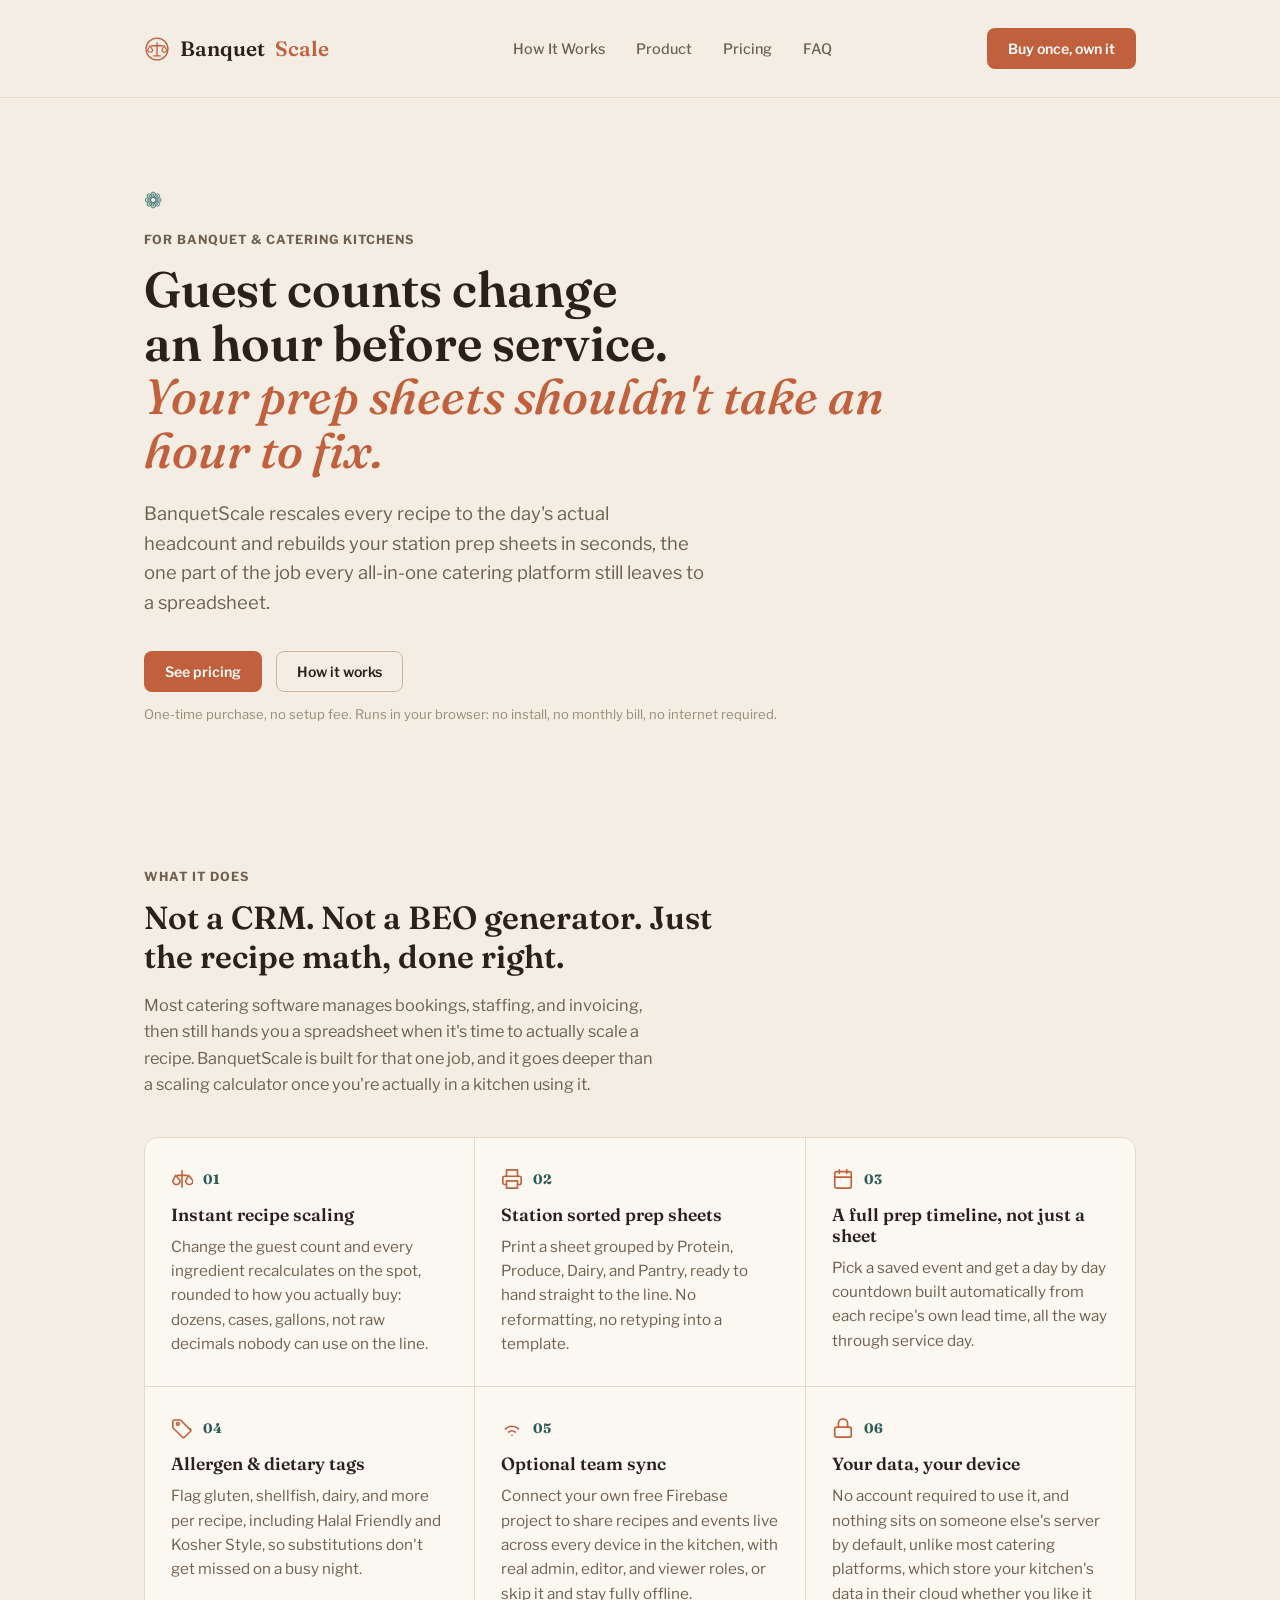
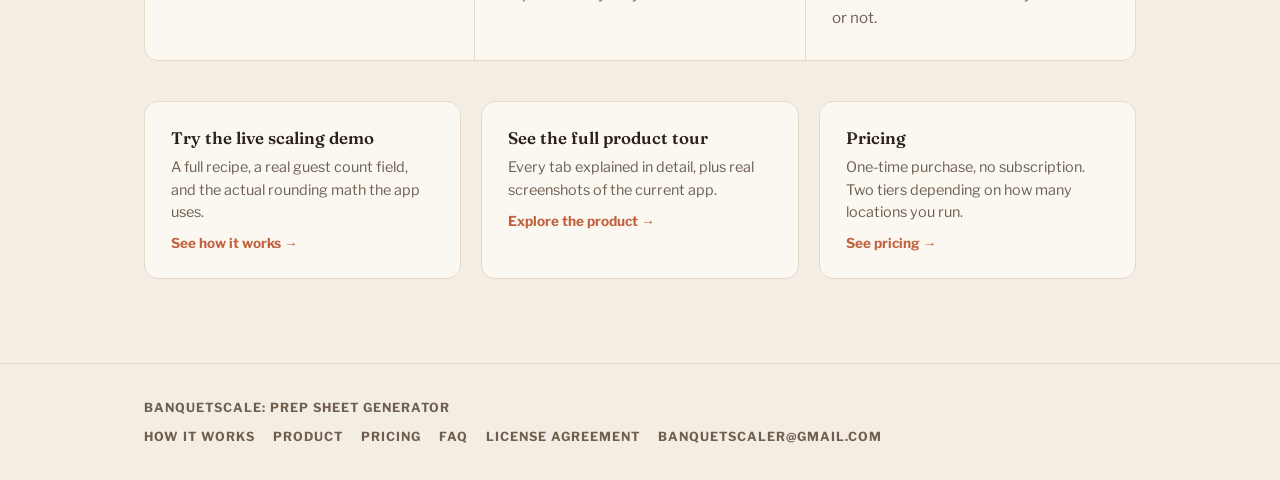
<file: index.html>
<!doctype html>
<html lang="en">
<head>
<meta charset="UTF-8" />
<meta name="viewport" content="width=device-width, initial-scale=1.0" />
<title>BanquetScale: Prep Sheets and Recipe Scaling for Banquet Kitchens</title>
<meta name="description" content="Recipe scaling and prep sheets for banquet kitchens, the part every all-in-one catering platform still leaves to a spreadsheet. One-time purchase, no subscription." />
<meta name="color-scheme" content="light only">
<meta name="theme-color" content="#F1EFE1">
<link rel="preconnect" href="https://fonts.googleapis.com">
<link rel="preconnect" href="https://fonts.gstatic.com" crossorigin>
<link href="https://fonts.googleapis.com/css2?family=Fraunces:opsz,wght@9..144,500;9..144,600;9..144,700&family=Libre+Franklin:ital,wght@0,400;0,500;0,600;0,700;1,400;1,500&display=swap" rel="stylesheet">
<link rel="stylesheet" href="styles.css">
</head>
<body>

<header>
  <div class="wrap header-inner">
    <a href="index.html" class="brand">
      <svg width="26" height="26" viewBox="0 0 32 32"><circle cx="16" cy="16" r="15" fill="#F4EDE4"/><circle cx="16" cy="16" r="13.5" stroke="#C1603C" stroke-width="1.6" fill="none"/><path d="M16 8.5v15M9.5 12h13M12 24.5h8" stroke="#C1603C" stroke-width="1.6" stroke-linecap="round"/><path d="M7.3 12l-2.8 5.4a3.2 3.2 0 0 0 6.3 0z" stroke="#C1603C" stroke-width="1.4" fill="none" stroke-linecap="round" stroke-linejoin="round"/><path d="M24.7 12l-2.8 5.4a3.2 3.2 0 0 0 6.3 0z" stroke="#C1603C" stroke-width="1.4" fill="none" stroke-linecap="round" stroke-linejoin="round"/></svg>
      Banquet<span>Scale</span>
    </a>
    <nav>
      <a href="how-it-works.html">How It Works</a>
      <a href="product.html">Product</a>
      <a href="pricing.html">Pricing</a>
      <a href="faq.html">FAQ</a>
    </nav>
    <details class="mobile-nav">
      <summary aria-label="Menu">☰</summary>
      <div class="mobile-nav-links">
        <a href="how-it-works.html">How It Works</a>
        <a href="product.html">Product</a>
        <a href="pricing.html">Pricing</a>
        <a href="faq.html">FAQ</a>
      </div>
    </details>
    <a href="pricing.html" class="btn btn-primary">Buy once, own it</a>
  </div>
</header>

<section class="hero">
  <div class="wrap">
    <span class="ornament">❁</span>
    <div class="label" style="margin-bottom:16px;">For banquet & catering kitchens</div>
    <h1>Guest counts change<br>an hour before service.<br><em>Your prep sheets shouldn't take an hour to fix.</em></h1>
    <p class="lede">BanquetScale rescales every recipe to the day's actual headcount and rebuilds your station prep sheets in seconds, the one part of the job every all-in-one catering platform still leaves to a spreadsheet.</p>
    <div class="hero-actions">
      <a href="pricing.html" class="btn btn-primary">See pricing</a>
      <a href="how-it-works.html" class="btn btn-ghost">How it works</a>
    </div>
    <p class="hero-note">One-time purchase, no setup fee. Runs in your browser: no install, no monthly bill, no internet required.</p>
  </div>
</section>

<section>
  <div class="wrap">
    <div class="label section-label">What it does</div>
    <div class="section-head">
      <h2>Not a CRM. Not a BEO generator. Just the recipe math, done right.</h2>
      <p>Most catering software manages bookings, staffing, and invoicing, then still hands you a spreadsheet when it's time to actually scale a recipe. BanquetScale is built for that one job, and it goes deeper than a scaling calculator once you're actually in a kitchen using it.</p>
    </div>
    <div class="features">
      <div class="feature"><div class="feature-top"><svg class="feature-icon" viewBox="0 0 24 24" fill="none" stroke="currentColor" stroke-width="1.8" stroke-linecap="round" stroke-linejoin="round"><path d="M12 3v18"/><path d="M7 8h10"/><path d="M5 8l-3 6a4 4 0 0 0 8 0z"/><path d="M19 8l-3 6a4 4 0 0 0 8 0z"/></svg><span class="num">01</span></div><h3>Instant recipe scaling</h3><p>Change the guest count and every ingredient recalculates on the spot, rounded to how you actually buy: dozens, cases, gallons, not raw decimals nobody can use on the line.</p></div>
      <div class="feature"><div class="feature-top"><svg class="feature-icon" viewBox="0 0 24 24" fill="none" stroke="currentColor" stroke-width="1.8" stroke-linecap="round" stroke-linejoin="round"><polyline points="6 9 6 2 18 2 18 9"/><path d="M6 18H4a2 2 0 0 1-2-2v-5a2 2 0 0 1 2-2h16a2 2 0 0 1 2 2v5a2 2 0 0 1-2 2h-2"/><rect x="6" y="14" width="12" height="8"/></svg><span class="num">02</span></div><h3>Station sorted prep sheets</h3><p>Print a sheet grouped by Protein, Produce, Dairy, and Pantry, ready to hand straight to the line. No reformatting, no retyping into a template.</p></div>
      <div class="feature"><div class="feature-top"><svg class="feature-icon" viewBox="0 0 24 24" fill="none" stroke="currentColor" stroke-width="1.8" stroke-linecap="round" stroke-linejoin="round"><rect x="3" y="4" width="18" height="18" rx="2"/><line x1="16" y1="2" x2="16" y2="6"/><line x1="8" y1="2" x2="8" y2="6"/><line x1="3" y1="10" x2="21" y2="10"/></svg><span class="num">03</span></div><h3>A full prep timeline, not just a sheet</h3><p>Pick a saved event and get a day by day countdown built automatically from each recipe's own lead time, all the way through service day.</p></div>
      <div class="feature"><div class="feature-top"><svg class="feature-icon" viewBox="0 0 24 24" fill="none" stroke="currentColor" stroke-width="1.8" stroke-linecap="round" stroke-linejoin="round"><path d="M20.59 13.41L11 3.83A2 2 0 0 0 9.59 3.24H4a2 2 0 0 0-2 2v5.59a2 2 0 0 0 .59 1.41l9.58 9.59a2 2 0 0 0 2.82 0l6-6a2 2 0 0 0 0-2.82Z"/><circle cx="7.5" cy="7.5" r="1.5"/></svg><span class="num">04</span></div><h3>Allergen & dietary tags</h3><p>Flag gluten, shellfish, dairy, and more per recipe, including Halal Friendly and Kosher Style, so substitutions don't get missed on a busy night.</p></div>
      <div class="feature"><div class="feature-top"><svg class="feature-icon" viewBox="0 0 24 24" fill="none" stroke="currentColor" stroke-width="1.8" stroke-linecap="round" stroke-linejoin="round"><path d="M5 13a10 10 0 0 1 14 0"/><path d="M8.5 16.5a5 5 0 0 1 7 0"/><line x1="12" y1="20" x2="12.01" y2="20"/></svg><span class="num">05</span></div><h3>Optional team sync</h3><p>Connect your own free Firebase project to share recipes and events live across every device in the kitchen, with real admin, editor, and viewer roles, or skip it and stay fully offline.</p></div>
      <div class="feature"><div class="feature-top"><svg class="feature-icon" viewBox="0 0 24 24" fill="none" stroke="currentColor" stroke-width="1.8" stroke-linecap="round" stroke-linejoin="round"><rect x="3" y="11" width="18" height="11" rx="2"/><path d="M7 11V7a5 5 0 0 1 10 0v4"/></svg><span class="num">06</span></div><h3>Your data, your device</h3><p>No account required to use it, and nothing sits on someone else's server by default, unlike most catering platforms, which store your kitchen's data in their cloud whether you like it or not.</p></div>
    </div>

    <div class="nav-cards">
      <a class="nav-card" href="how-it-works.html">
        <h3>Try the live scaling demo</h3>
        <p>A full recipe, a real guest count field, and the actual rounding math the app uses.</p>
        <span class="arrow">See how it works →</span>
      </a>
      <a class="nav-card" href="product.html">
        <h3>See the full product tour</h3>
        <p>Every tab explained in detail, plus real screenshots of the current app.</p>
        <span class="arrow">Explore the product →</span>
      </a>
      <a class="nav-card" href="pricing.html">
        <h3>Pricing</h3>
        <p>One-time purchase, no subscription. Two tiers depending on how many locations you run.</p>
        <span class="arrow">See pricing →</span>
      </a>
    </div>
  </div>
</section>

<footer>
  <div class="wrap footer-inner">
    <div class="label">BanquetScale: Prep Sheet Generator</div>
    <div class="footer-links">
      <a href="how-it-works.html">How It Works</a>
      <a href="product.html">Product</a>
      <a href="pricing.html">Pricing</a>
      <a href="faq.html">FAQ</a>
      <a href="terms.html">License Agreement</a>
      <a href="mailto:BanquetScaler@gmail.com">BanquetScaler@gmail.com</a>
    </div>
  </div>
</footer>

</body>
</html>
</file>
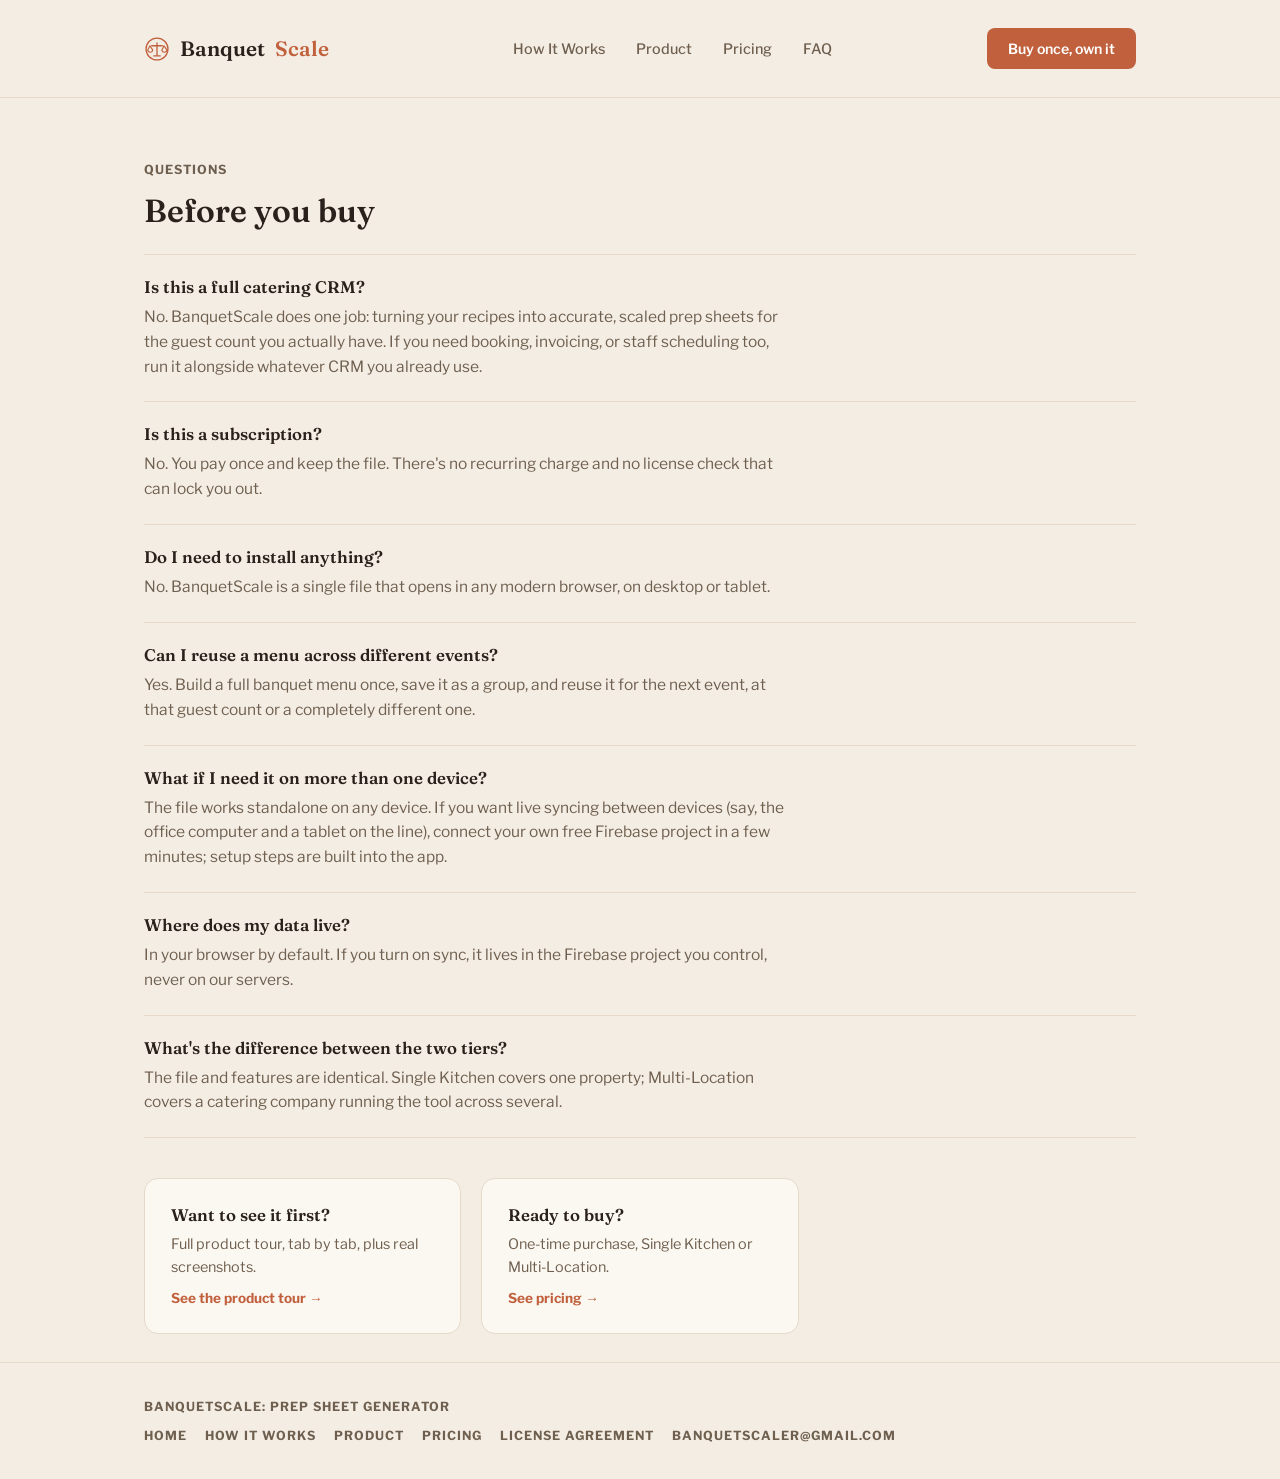
<file: faq.html>
<!doctype html>
<html lang="en">
<head>
<meta charset="UTF-8" />
<meta name="viewport" content="width=device-width, initial-scale=1.0" />
<title>BanquetScale FAQ: Before You Buy</title>
<meta name="description" content="Answers to common questions about BanquetScale: subscriptions, installation, data storage, syncing across devices, and license tiers." />
<meta name="color-scheme" content="light only">
<meta name="theme-color" content="#F1EFE1">
<link rel="preconnect" href="https://fonts.googleapis.com">
<link rel="preconnect" href="https://fonts.gstatic.com" crossorigin>
<link href="https://fonts.googleapis.com/css2?family=Fraunces:opsz,wght@9..144,500;9..144,600;9..144,700&family=Libre+Franklin:ital,wght@0,400;0,500;0,600;0,700;1,400;1,500&display=swap" rel="stylesheet">
<link rel="stylesheet" href="styles.css">
</head>
<body>

<header>
  <div class="wrap header-inner">
    <a href="index.html" class="brand">
      <svg width="26" height="26" viewBox="0 0 32 32"><circle cx="16" cy="16" r="15" fill="#F4EDE4"/><circle cx="16" cy="16" r="13.5" stroke="#C1603C" stroke-width="1.6" fill="none"/><path d="M16 8.5v15M9.5 12h13M12 24.5h8" stroke="#C1603C" stroke-width="1.6" stroke-linecap="round"/><path d="M7.3 12l-2.8 5.4a3.2 3.2 0 0 0 6.3 0z" stroke="#C1603C" stroke-width="1.4" fill="none" stroke-linecap="round" stroke-linejoin="round"/><path d="M24.7 12l-2.8 5.4a3.2 3.2 0 0 0 6.3 0z" stroke="#C1603C" stroke-width="1.4" fill="none" stroke-linecap="round" stroke-linejoin="round"/></svg>
      Banquet<span>Scale</span>
    </a>
    <nav>
      <a href="how-it-works.html">How It Works</a>
      <a href="product.html">Product</a>
      <a href="pricing.html">Pricing</a>
      <a href="faq.html">FAQ</a>
    </nav>
    <details class="mobile-nav">
      <summary aria-label="Menu">☰</summary>
      <div class="mobile-nav-links">
        <a href="how-it-works.html">How It Works</a>
        <a href="product.html">Product</a>
        <a href="pricing.html">Pricing</a>
        <a href="faq.html">FAQ</a>
      </div>
    </details>
    <a href="pricing.html" class="btn btn-primary">Buy once, own it</a>
  </div>
</header>

<section class="page-hero">
  <div class="wrap">
    <div class="label section-label">Questions</div>
    <div class="section-head"><h2>Before you buy</h2></div>
    <div style="margin-top:24px;">
      <div class="faq-item"><h3>Is this a full catering CRM?</h3><p>No. BanquetScale does one job: turning your recipes into accurate, scaled prep sheets for the guest count you actually have. If you need booking, invoicing, or staff scheduling too, run it alongside whatever CRM you already use.</p></div>
      <div class="faq-item"><h3>Is this a subscription?</h3><p>No. You pay once and keep the file. There's no recurring charge and no license check that can lock you out.</p></div>
      <div class="faq-item"><h3>Do I need to install anything?</h3><p>No. BanquetScale is a single file that opens in any modern browser, on desktop or tablet.</p></div>
      <div class="faq-item"><h3>Can I reuse a menu across different events?</h3><p>Yes. Build a full banquet menu once, save it as a group, and reuse it for the next event, at that guest count or a completely different one.</p></div>
      <div class="faq-item"><h3>What if I need it on more than one device?</h3><p>The file works standalone on any device. If you want live syncing between devices (say, the office computer and a tablet on the line), connect your own free Firebase project in a few minutes; setup steps are built into the app.</p></div>
      <div class="faq-item"><h3>Where does my data live?</h3><p>In your browser by default. If you turn on sync, it lives in the Firebase project you control, never on our servers.</p></div>
      <div class="faq-item"><h3>What's the difference between the two tiers?</h3><p>The file and features are identical. Single Kitchen covers one property; Multi-Location covers a catering company running the tool across several.</p></div>
    </div>

    <div class="nav-cards">
      <a class="nav-card" href="product.html">
        <h3>Want to see it first?</h3>
        <p>Full product tour, tab by tab, plus real screenshots.</p>
        <span class="arrow">See the product tour →</span>
      </a>
      <a class="nav-card" href="pricing.html">
        <h3>Ready to buy?</h3>
        <p>One-time purchase, Single Kitchen or Multi-Location.</p>
        <span class="arrow">See pricing →</span>
      </a>
    </div>
  </div>
</section>

<footer>
  <div class="wrap footer-inner">
    <div class="label">BanquetScale: Prep Sheet Generator</div>
    <div class="footer-links">
      <a href="index.html">Home</a>
      <a href="how-it-works.html">How It Works</a>
      <a href="product.html">Product</a>
      <a href="pricing.html">Pricing</a>
      <a href="terms.html">License Agreement</a>
      <a href="mailto:BanquetScaler@gmail.com">BanquetScaler@gmail.com</a>
    </div>
  </div>
</footer>

</body>
</html>
</file>
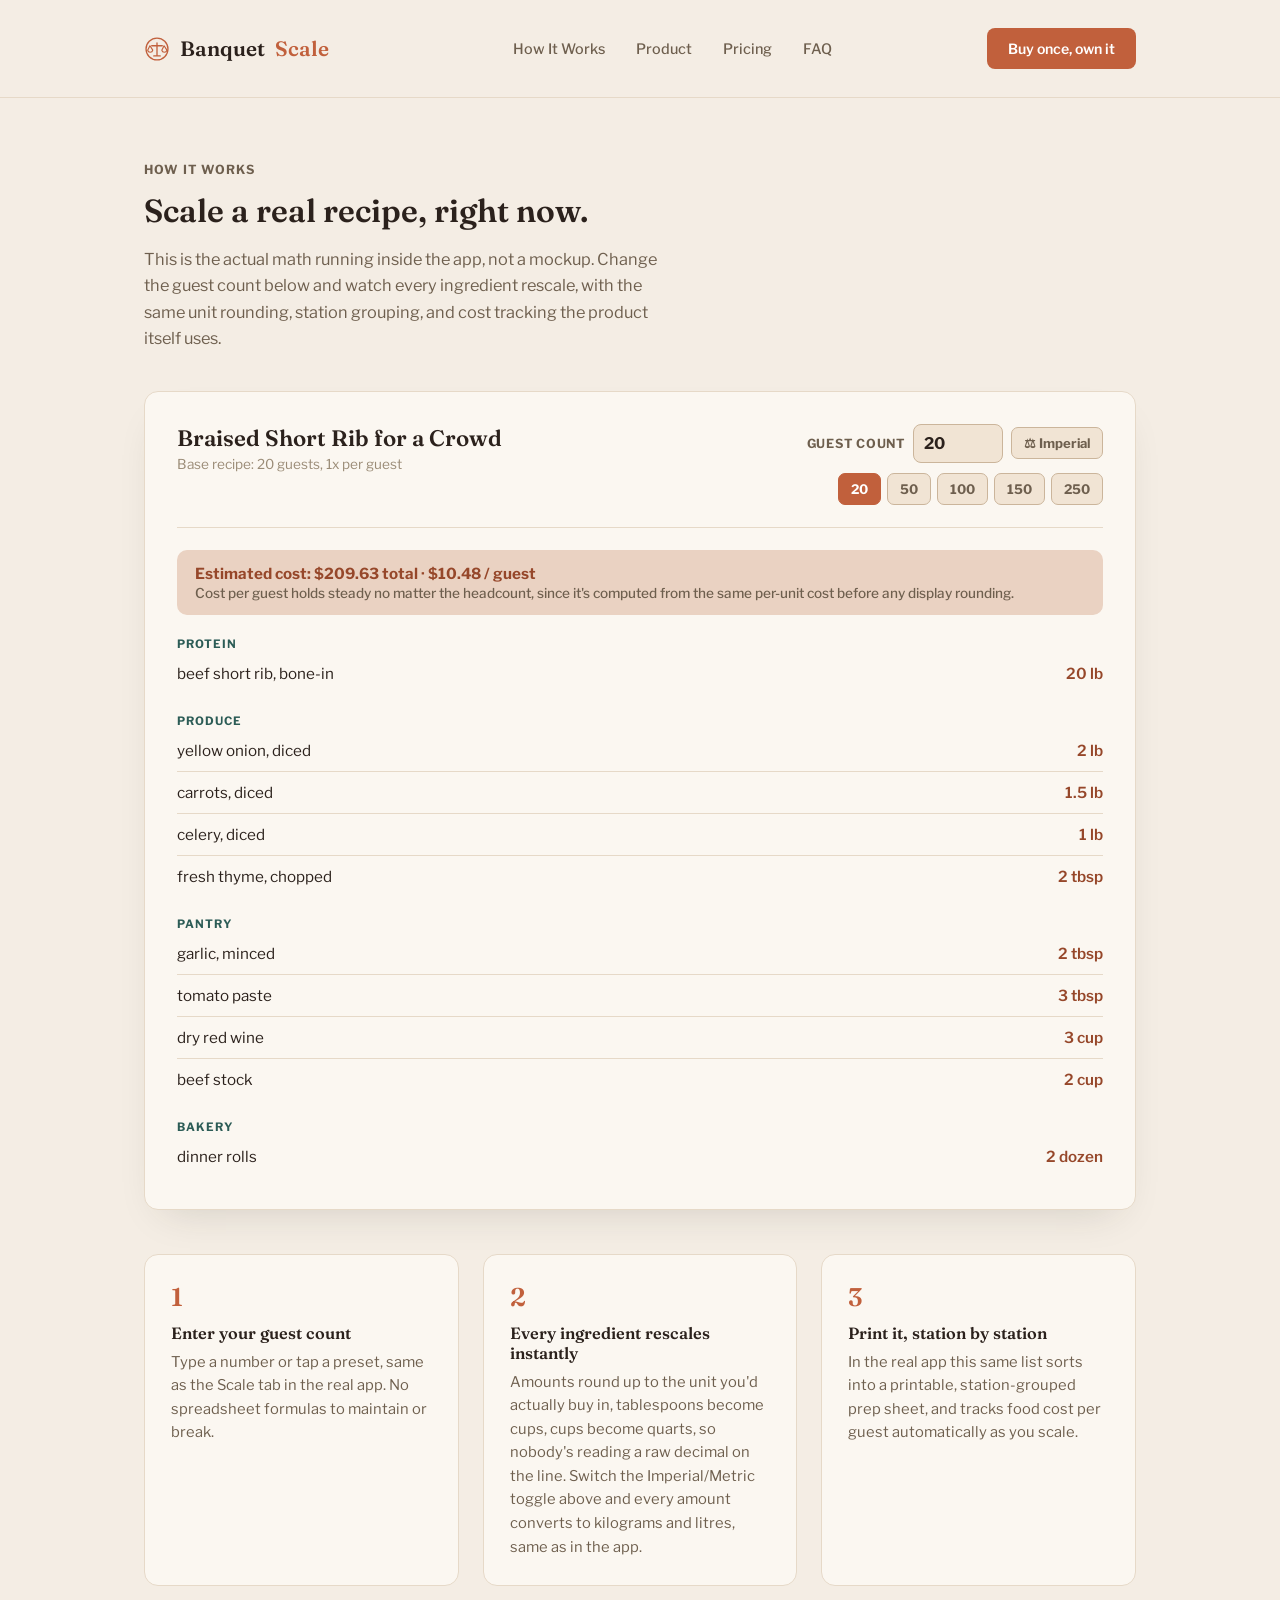
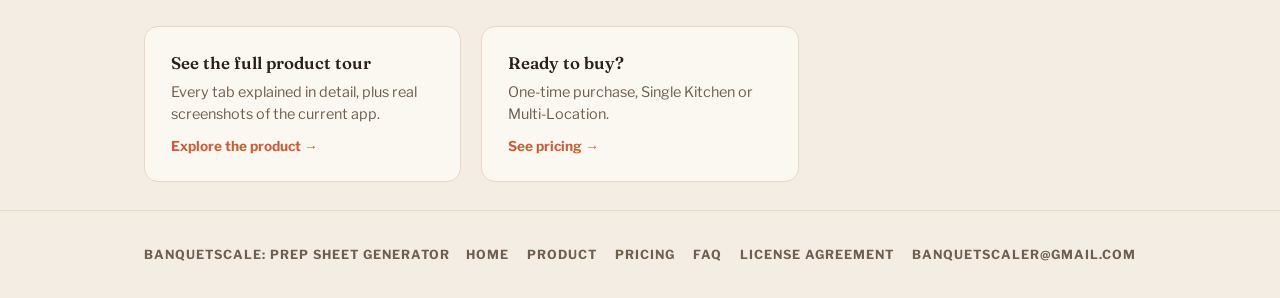
<file: how-it-works.html>
<!doctype html>
<html lang="en">
<head>
<meta charset="UTF-8" />
<meta name="viewport" content="width=device-width, initial-scale=1.0" />
<title>How BanquetScale Works: Scale a Real Recipe Right Now</title>
<meta name="description" content="Try the actual scaling math behind BanquetScale. Enter a guest count and watch a full recipe rescale live, with unit auto-upgrading and cost per guest." />
<meta name="color-scheme" content="light only">
<meta name="theme-color" content="#F1EFE1">
<link rel="preconnect" href="https://fonts.googleapis.com">
<link rel="preconnect" href="https://fonts.gstatic.com" crossorigin>
<link href="https://fonts.googleapis.com/css2?family=Fraunces:opsz,wght@9..144,500;9..144,600;9..144,700&family=Libre+Franklin:ital,wght@0,400;0,500;0,600;0,700;1,400;1,500&display=swap" rel="stylesheet">
<link rel="stylesheet" href="styles.css">
</head>
<body>

<header>
  <div class="wrap header-inner">
    <a href="index.html" class="brand">
      <svg width="26" height="26" viewBox="0 0 32 32"><circle cx="16" cy="16" r="15" fill="#F4EDE4"/><circle cx="16" cy="16" r="13.5" stroke="#C1603C" stroke-width="1.6" fill="none"/><path d="M16 8.5v15M9.5 12h13M12 24.5h8" stroke="#C1603C" stroke-width="1.6" stroke-linecap="round"/><path d="M7.3 12l-2.8 5.4a3.2 3.2 0 0 0 6.3 0z" stroke="#C1603C" stroke-width="1.4" fill="none" stroke-linecap="round" stroke-linejoin="round"/><path d="M24.7 12l-2.8 5.4a3.2 3.2 0 0 0 6.3 0z" stroke="#C1603C" stroke-width="1.4" fill="none" stroke-linecap="round" stroke-linejoin="round"/></svg>
      Banquet<span>Scale</span>
    </a>
    <nav>
      <a href="how-it-works.html">How It Works</a>
      <a href="product.html">Product</a>
      <a href="pricing.html">Pricing</a>
      <a href="faq.html">FAQ</a>
    </nav>
    <details class="mobile-nav">
      <summary aria-label="Menu">☰</summary>
      <div class="mobile-nav-links">
        <a href="how-it-works.html">How It Works</a>
        <a href="product.html">Product</a>
        <a href="pricing.html">Pricing</a>
        <a href="faq.html">FAQ</a>
      </div>
    </details>
    <a href="pricing.html" class="btn btn-primary">Buy once, own it</a>
  </div>
</header>

<section class="page-hero">
  <div class="wrap">
    <div class="label section-label">How it works</div>
    <div class="section-head">
      <h2>Scale a real recipe, right now.</h2>
      <p>This is the actual math running inside the app, not a mockup. Change the guest count below and watch every ingredient rescale, with the same unit rounding, station grouping, and cost tracking the product itself uses.</p>
    </div>

    <div class="scale-widget">
      <div class="scale-widget-head">
        <div>
          <div class="scale-widget-title">Braised Short Rib for a Crowd</div>
          <div class="scale-widget-sub">Base recipe: 20 guests, 1x per guest</div>
        </div>
        <div class="guest-control">
          <div class="guest-input-row">
            <label for="guestInput">Guest count</label>
            <input type="number" id="guestInput" min="1" max="1000" value="20" oninput="onGuestInput(this.value)">
            <button type="button" class="guest-chip" id="unitToggle" onclick="toggleUnitSystem()" title="Toggle imperial or metric units">⚖ Imperial</button>
          </div>
          <div class="guest-chips" id="guestChips"></div>
        </div>
      </div>

      <div class="cost-banner" id="costBanner"></div>

      <div id="ingredientList"></div>
    </div>

    <div class="how-steps">
      <div class="how-step">
        <span class="stepnum">1</span>
        <h3>Enter your guest count</h3>
        <p>Type a number or tap a preset, same as the Scale tab in the real app. No spreadsheet formulas to maintain or break.</p>
      </div>
      <div class="how-step">
        <span class="stepnum">2</span>
        <h3>Every ingredient rescales instantly</h3>
        <p>Amounts round up to the unit you'd actually buy in, tablespoons become cups, cups become quarts, so nobody's reading a raw decimal on the line. Switch the Imperial/Metric toggle above and every amount converts to kilograms and litres, same as in the app.</p>
      </div>
      <div class="how-step">
        <span class="stepnum">3</span>
        <h3>Print it, station by station</h3>
        <p>In the real app this same list sorts into a printable, station-grouped prep sheet, and tracks food cost per guest automatically as you scale.</p>
      </div>
    </div>

    <div class="nav-cards">
      <a class="nav-card" href="product.html">
        <h3>See the full product tour</h3>
        <p>Every tab explained in detail, plus real screenshots of the current app.</p>
        <span class="arrow">Explore the product →</span>
      </a>
      <a class="nav-card" href="pricing.html">
        <h3>Ready to buy?</h3>
        <p>One-time purchase, Single Kitchen or Multi-Location.</p>
        <span class="arrow">See pricing →</span>
      </a>
    </div>
  </div>
</section>

<footer>
  <div class="wrap footer-inner">
    <div class="label">BanquetScale: Prep Sheet Generator</div>
    <div class="footer-links">
      <a href="index.html">Home</a>
      <a href="product.html">Product</a>
      <a href="pricing.html">Pricing</a>
      <a href="faq.html">FAQ</a>
      <a href="terms.html">License Agreement</a>
      <a href="mailto:BanquetScaler@gmail.com">BanquetScaler@gmail.com</a>
    </div>
  </div>
</footer>

<script>
  const BASE_GUESTS = 20;
  const PRESETS = [20, 50, 100, 150, 250];
  let UNIT_SYSTEM = 'imperial';

  // Unit ladders: each tier's factor = how many base sub-units make one of this unit.
  // Base sub-unit for volume is tsp (imperial) / ml (metric), for weight is oz (imperial) / g (metric),
  // for count it's "each". This mirrors the real app's UNIT_LADDER + convertToSystem logic exactly.
  const LADDERS = {
    volume: [
      { u: 'tsp', f: 1 },
      { u: 'tbsp', f: 3 },
      { u: 'cup', f: 48 },
      { u: 'qt', f: 192 },
      { u: 'gal', f: 768 },
    ],
    volumeMetric: [
      { u: 'ml', f: 1 },
      { u: 'L', f: 1000 },
    ],
    weight: [
      { u: 'oz', f: 1 },
      { u: 'lb', f: 16 },
    ],
    weightMetric: [
      { u: 'g', f: 1 },
      { u: 'kg', f: 1000 },
    ],
    count: [
      { u: 'each', f: 1 },
      { u: 'dozen', f: 12 },
    ],
  };
  const ML_PER_TSP = 4.92892, G_PER_OZ = 28.3495;

  function convertForSystem(scaledAmount, ladderName, originalUnit, system) {
    if (ladderName === 'count' || system === 'imperial') {
      return { amount: scaledAmount, ladder: ladderName, unit: originalUnit };
    }
    if (ladderName === 'volume') {
      const tsp = scaledAmount * unitFactor('volume', originalUnit);
      return { amount: tsp * ML_PER_TSP, ladder: 'volumeMetric', unit: 'ml' };
    }
    const oz = scaledAmount * unitFactor('weight', originalUnit);
    return { amount: oz * G_PER_OZ, ladder: 'weightMetric', unit: 'g' };
  }

  const RECIPE = [
    { name: 'beef short rib, bone-in', amount: 20, unit: 'lb', ladder: 'weight', station: 'Protein', costPerUnit: 9.50 },
    { name: 'yellow onion, diced', amount: 2, unit: 'lb', ladder: 'weight', station: 'Produce', costPerUnit: 0.55 },
    { name: 'carrots, diced', amount: 1.5, unit: 'lb', ladder: 'weight', station: 'Produce', costPerUnit: 0.65 },
    { name: 'celery, diced', amount: 1, unit: 'lb', ladder: 'weight', station: 'Produce', costPerUnit: 0.60 },
    { name: 'fresh thyme, chopped', amount: 2, unit: 'tbsp', ladder: 'volume', station: 'Produce', costPerUnit: 0.40 },
    { name: 'garlic, minced', amount: 2, unit: 'tbsp', ladder: 'volume', station: 'Pantry', costPerUnit: 0.30 },
    { name: 'tomato paste', amount: 3, unit: 'tbsp', ladder: 'volume', station: 'Pantry', costPerUnit: 0.25 },
    { name: 'dry red wine', amount: 3, unit: 'cup', ladder: 'volume', station: 'Pantry', costPerUnit: 1.10 },
    { name: 'beef stock', amount: 2, unit: 'cup', ladder: 'volume', station: 'Pantry', costPerUnit: 0.35 },
    { name: 'dinner rolls', amount: 24, unit: 'each', ladder: 'count', station: 'Bakery', costPerUnit: 0.45 },
  ];

  function unitFactor(ladderName, unit) {
    return LADDERS[ladderName].find(t => t.u === unit).f;
  }

  function upgradeUnit(baseSubUnitAmount, ladderName, originalUnit) {
    const ladder = LADDERS[ladderName];
    const originalIdx = ladder.findIndex(t => t.u === originalUnit);
    for (let i = ladder.length - 1; i >= originalIdx; i--) {
      const val = baseSubUnitAmount / ladder[i].f;
      if (val >= 1) return { amount: val, unit: ladder[i].u };
    }
    return { amount: baseSubUnitAmount / ladder[originalIdx].f, unit: originalUnit };
  }

  function roundNice(v) {
    let r;
    if (v >= 100) r = Math.round(v);
    else if (v >= 10) r = Math.round(v * 10) / 10;
    else r = Math.round(v * 100) / 100;
    return parseFloat(r.toFixed(2));
  }

  function scaleIngredient(item, guests) {
    const multiplier = guests / BASE_GUESTS;
    const scaledInOriginalUnit = item.amount * multiplier;
    const converted = convertForSystem(scaledInOriginalUnit, item.ladder, item.unit, UNIT_SYSTEM);
    const baseSubUnitAmount = converted.amount * unitFactor(converted.ladder, converted.unit);
    const display = upgradeUnit(baseSubUnitAmount, converted.ladder, converted.unit);
    // Cost always uses the original entered unit and quantity, never the display conversion,
    // same separation the real app's recipeCost()/scaleIngredient() keep.
    const cost = scaledInOriginalUnit * item.costPerUnit;
    return { amount: roundNice(display.amount), unit: display.unit, cost };
  }

  function toggleUnitSystem() {
    UNIT_SYSTEM = UNIT_SYSTEM === 'imperial' ? 'metric' : 'imperial';
    document.getElementById('unitToggle').textContent = UNIT_SYSTEM === 'metric' ? '⚖ Metric' : '⚖ Imperial';
    render(Number(document.getElementById('guestInput').value) || BASE_GUESTS);
  }

  function render(guests) {
    document.querySelectorAll('.guest-chip').forEach(btn => {
      btn.classList.toggle('active', Number(btn.dataset.guests) === guests);
    });

    const stations = {};
    let totalCost = 0;
    RECIPE.forEach(item => {
      const scaled = scaleIngredient(item, guests);
      totalCost += scaled.cost;
      (stations[item.station] = stations[item.station] || []).push({ name: item.name, amount: scaled.amount, unit: scaled.unit });
    });

    const perGuest = totalCost / guests;
    document.getElementById('costBanner').innerHTML =
      `Estimated cost: $${totalCost.toFixed(2)} total &middot; $${perGuest.toFixed(2)} / guest
       <span>Cost per guest holds steady no matter the headcount, since it's computed from the same per-unit cost before any display rounding.</span>`;

    const list = document.getElementById('ingredientList');
    list.innerHTML = Object.keys(stations).map(station => `
      <div class="station-group">
        <span class="station-name">${station}</span>
        ${stations[station].map(ing => `
          <div class="ingredient-row">
            <span class="ingredient-name">${ing.name}</span>
            <span class="ingredient-amt">${ing.amount} ${ing.unit}</span>
          </div>`).join('')}
      </div>`).join('');
  }

  function onGuestInput(value) {
    let n = parseInt(value, 10);
    if (!n || n < 1) n = 1;
    if (n > 1000) n = 1000;
    render(n);
  }

  function setGuestsFromChip(n) {
    document.getElementById('guestInput').value = n;
    render(n);
  }

  document.getElementById('guestChips').innerHTML = PRESETS.map(n =>
    `<button type="button" class="guest-chip" data-guests="${n}" onclick="setGuestsFromChip(${n})">${n}</button>`
  ).join('');

  render(BASE_GUESTS);
</script>

</body>
</html>
</file>
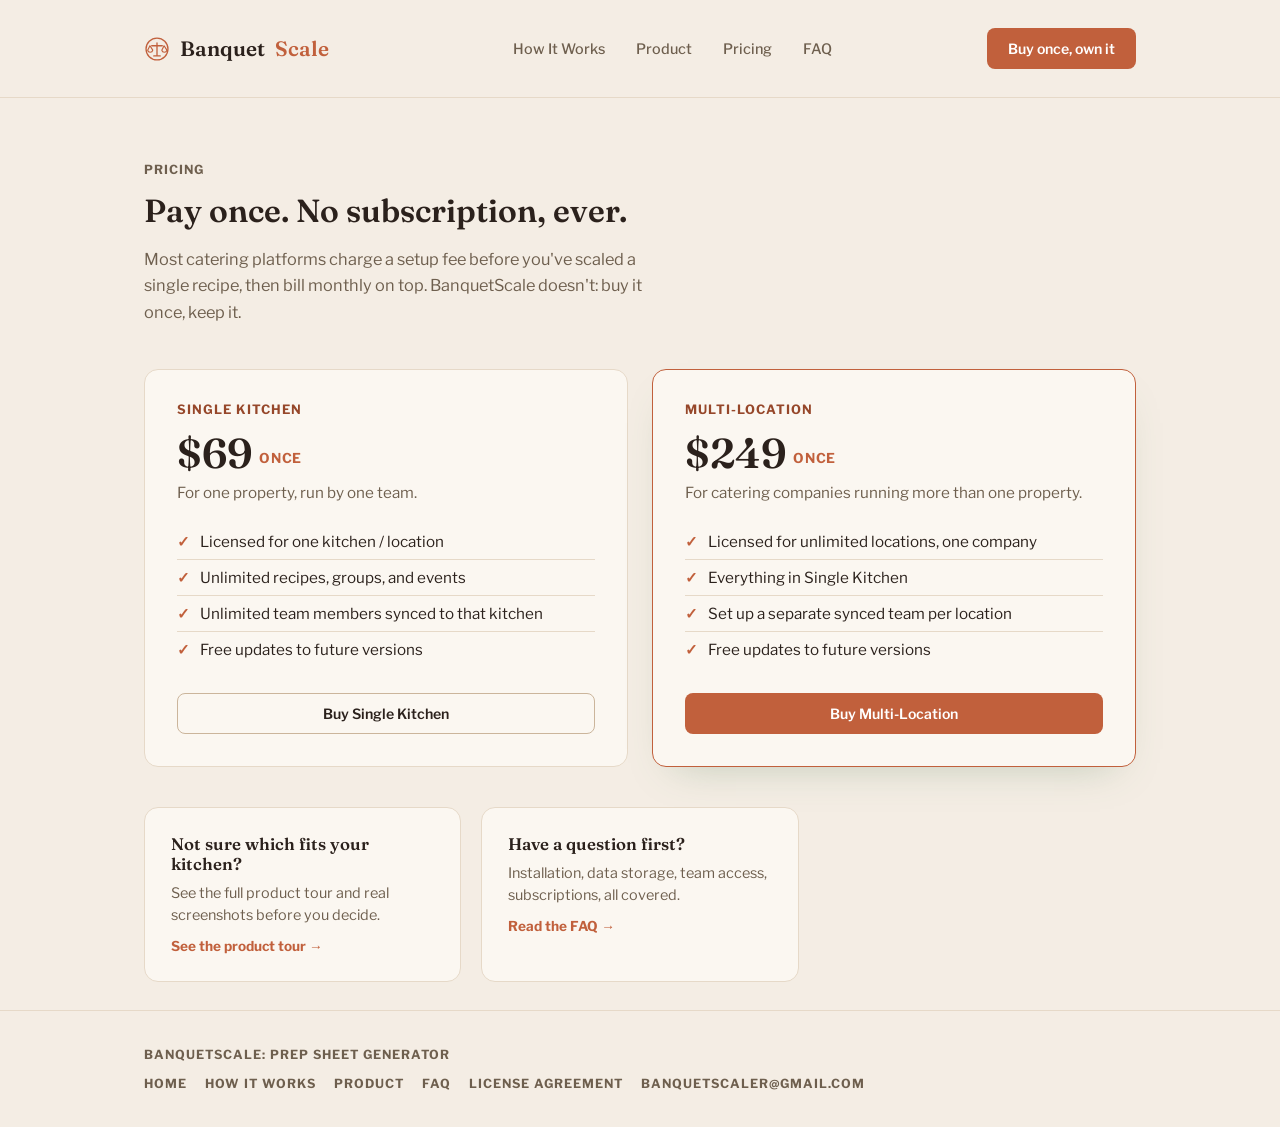
<file: pricing.html>
<!doctype html>
<html lang="en">
<head>
<meta charset="UTF-8" />
<meta name="viewport" content="width=device-width, initial-scale=1.0" />
<title>BanquetScale Pricing: One-Time Purchase, No Subscription</title>
<meta name="description" content="BanquetScale pricing: $69 once for a single kitchen, $249 once for multi-location catering companies. No subscription, ever." />
<meta name="color-scheme" content="light only">
<meta name="theme-color" content="#F1EFE1">
<link rel="preconnect" href="https://fonts.googleapis.com">
<link rel="preconnect" href="https://fonts.gstatic.com" crossorigin>
<link href="https://fonts.googleapis.com/css2?family=Fraunces:opsz,wght@9..144,500;9..144,600;9..144,700&family=Libre+Franklin:ital,wght@0,400;0,500;0,600;0,700;1,400;1,500&display=swap" rel="stylesheet">
<link rel="stylesheet" href="styles.css">
<script src="https://app.lemonsqueezy.com/js/lemon.js" defer></script>
</head>
<body>

<header>
  <div class="wrap header-inner">
    <a href="index.html" class="brand">
      <svg width="26" height="26" viewBox="0 0 32 32"><circle cx="16" cy="16" r="15" fill="#F4EDE4"/><circle cx="16" cy="16" r="13.5" stroke="#C1603C" stroke-width="1.6" fill="none"/><path d="M16 8.5v15M9.5 12h13M12 24.5h8" stroke="#C1603C" stroke-width="1.6" stroke-linecap="round"/><path d="M7.3 12l-2.8 5.4a3.2 3.2 0 0 0 6.3 0z" stroke="#C1603C" stroke-width="1.4" fill="none" stroke-linecap="round" stroke-linejoin="round"/><path d="M24.7 12l-2.8 5.4a3.2 3.2 0 0 0 6.3 0z" stroke="#C1603C" stroke-width="1.4" fill="none" stroke-linecap="round" stroke-linejoin="round"/></svg>
      Banquet<span>Scale</span>
    </a>
    <nav>
      <a href="how-it-works.html">How It Works</a>
      <a href="product.html">Product</a>
      <a href="pricing.html">Pricing</a>
      <a href="faq.html">FAQ</a>
    </nav>
    <details class="mobile-nav">
      <summary aria-label="Menu">☰</summary>
      <div class="mobile-nav-links">
        <a href="how-it-works.html">How It Works</a>
        <a href="product.html">Product</a>
        <a href="pricing.html">Pricing</a>
        <a href="faq.html">FAQ</a>
      </div>
    </details>
    <a href="pricing.html" class="btn btn-primary">Buy once, own it</a>
  </div>
</header>

<section class="page-hero">
  <div class="wrap">
    <div class="label section-label">Pricing</div>
    <div class="section-head">
      <h2>Pay once. No subscription, ever.</h2>
      <p>Most catering platforms charge a setup fee before you've scaled a single recipe, then bill monthly on top. BanquetScale doesn't: buy it once, keep it.</p>
    </div>
    <div class="pricing-grid">
      <div class="price-card">
        <div class="price-eyebrow">Single Kitchen</div>
        <p class="price-amt">$69<span class="price-once">once</span></p>
        <p class="price-desc">For one property, run by one team.</p>
        <ul class="price-list">
          <li>Licensed for one kitchen / location</li>
          <li>Unlimited recipes, groups, and events</li>
          <li>Unlimited team members synced to that kitchen</li>
          <li>Free updates to future versions</li>
        </ul>
        <a href="https://banquetscale.lemonsqueezy.com/checkout/buy/6c53677c-4590-45ed-8a8d-36b726e16bcc" class="btn btn-ghost lemonsqueezy-button">Buy Single Kitchen</a>
      </div>
      <div class="price-card featured">
        <div class="price-eyebrow">Multi-Location</div>
        <p class="price-amt">$249<span class="price-once">once</span></p>
        <p class="price-desc">For catering companies running more than one property.</p>
        <ul class="price-list">
          <li>Licensed for unlimited locations, one company</li>
          <li>Everything in Single Kitchen</li>
          <li>Set up a separate synced team per location</li>
          <li>Free updates to future versions</li>
        </ul>
        <a href="https://banquetscale.lemonsqueezy.com/checkout/buy/a53198a3-b7b2-4e28-a6f1-03bb02771dbf" class="btn btn-primary lemonsqueezy-button">Buy Multi-Location</a>
      </div>
    </div>

    <div class="nav-cards">
      <a class="nav-card" href="product.html">
        <h3>Not sure which fits your kitchen?</h3>
        <p>See the full product tour and real screenshots before you decide.</p>
        <span class="arrow">See the product tour →</span>
      </a>
      <a class="nav-card" href="faq.html">
        <h3>Have a question first?</h3>
        <p>Installation, data storage, team access, subscriptions, all covered.</p>
        <span class="arrow">Read the FAQ →</span>
      </a>
    </div>
  </div>
</section>

<footer>
  <div class="wrap footer-inner">
    <div class="label">BanquetScale: Prep Sheet Generator</div>
    <div class="footer-links">
      <a href="index.html">Home</a>
      <a href="how-it-works.html">How It Works</a>
      <a href="product.html">Product</a>
      <a href="faq.html">FAQ</a>
      <a href="terms.html">License Agreement</a>
      <a href="mailto:BanquetScaler@gmail.com">BanquetScaler@gmail.com</a>
    </div>
  </div>
</footer>

</body>
</html>
</file>
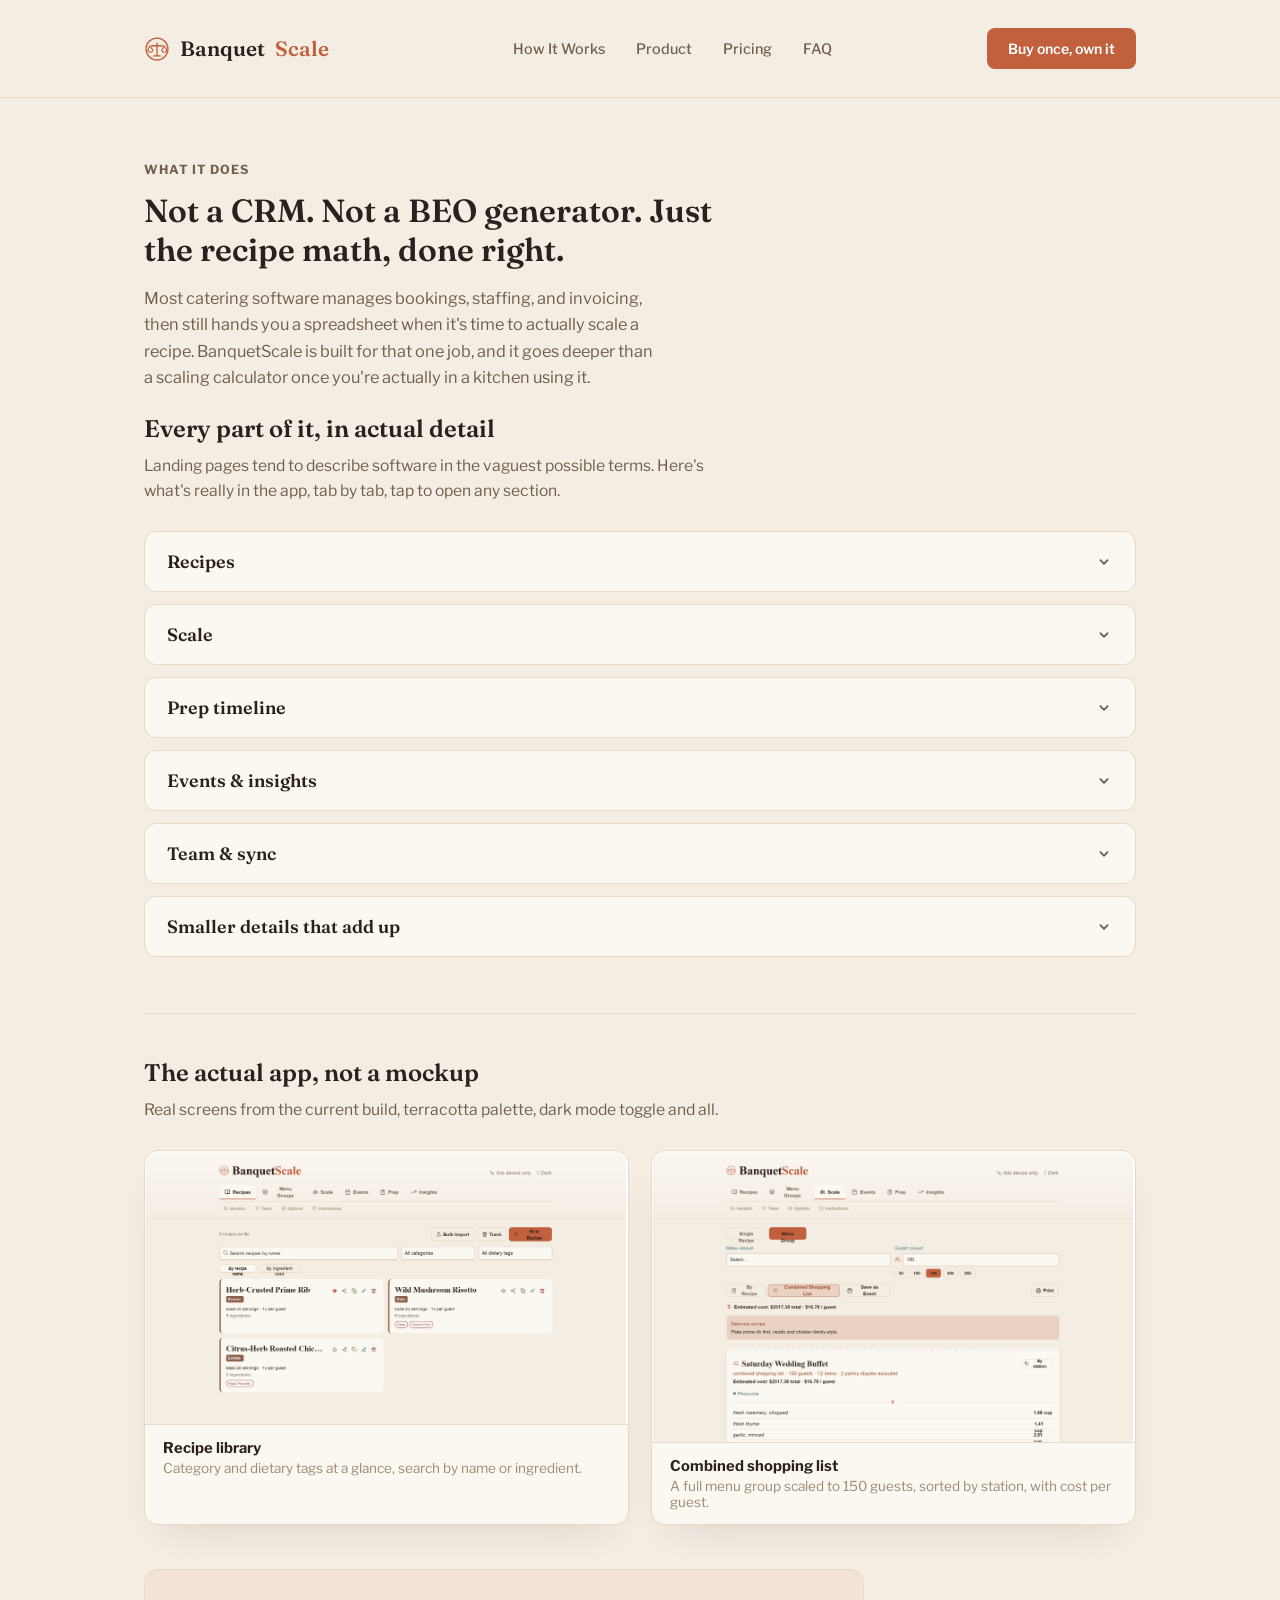
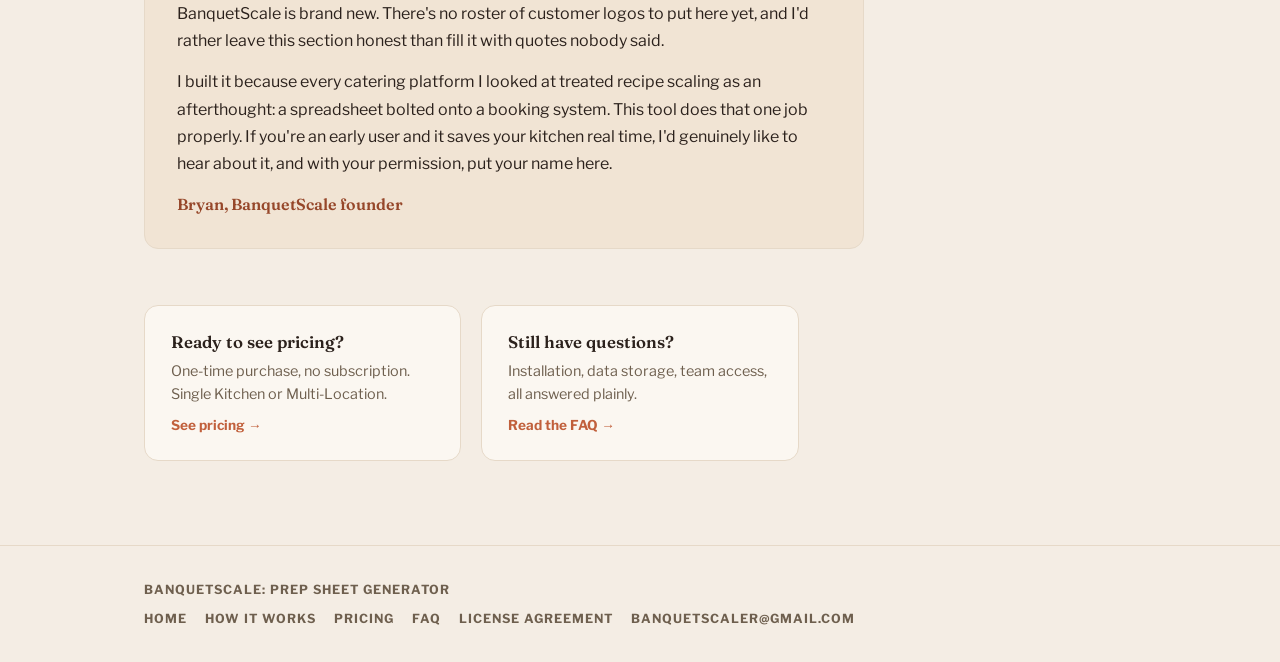
<file: product.html>
<!doctype html>
<html lang="en">
<head>
<meta charset="UTF-8" />
<meta name="viewport" content="width=device-width, initial-scale=1.0" />
<title>BanquetScale Product Tour: Every Tab, In Detail</title>
<meta name="description" content="What's actually in BanquetScale, tab by tab: recipes, scaling, prep timelines, events, team sync, and real screenshots of the current app." />
<meta name="color-scheme" content="light only">
<meta name="theme-color" content="#F1EFE1">
<link rel="preconnect" href="https://fonts.googleapis.com">
<link rel="preconnect" href="https://fonts.gstatic.com" crossorigin>
<link href="https://fonts.googleapis.com/css2?family=Fraunces:opsz,wght@9..144,500;9..144,600;9..144,700&family=Libre+Franklin:ital,wght@0,400;0,500;0,600;0,700;1,400;1,500&display=swap" rel="stylesheet">
<link rel="stylesheet" href="styles.css">
</head>
<body>

<header>
  <div class="wrap header-inner">
    <a href="index.html" class="brand">
      <svg width="26" height="26" viewBox="0 0 32 32"><circle cx="16" cy="16" r="15" fill="#F4EDE4"/><circle cx="16" cy="16" r="13.5" stroke="#C1603C" stroke-width="1.6" fill="none"/><path d="M16 8.5v15M9.5 12h13M12 24.5h8" stroke="#C1603C" stroke-width="1.6" stroke-linecap="round"/><path d="M7.3 12l-2.8 5.4a3.2 3.2 0 0 0 6.3 0z" stroke="#C1603C" stroke-width="1.4" fill="none" stroke-linecap="round" stroke-linejoin="round"/><path d="M24.7 12l-2.8 5.4a3.2 3.2 0 0 0 6.3 0z" stroke="#C1603C" stroke-width="1.4" fill="none" stroke-linecap="round" stroke-linejoin="round"/></svg>
      Banquet<span>Scale</span>
    </a>
    <nav>
      <a href="how-it-works.html">How It Works</a>
      <a href="product.html">Product</a>
      <a href="pricing.html">Pricing</a>
      <a href="faq.html">FAQ</a>
    </nav>
    <details class="mobile-nav">
      <summary aria-label="Menu">☰</summary>
      <div class="mobile-nav-links">
        <a href="how-it-works.html">How It Works</a>
        <a href="product.html">Product</a>
        <a href="pricing.html">Pricing</a>
        <a href="faq.html">FAQ</a>
      </div>
    </details>
    <a href="pricing.html" class="btn btn-primary">Buy once, own it</a>
  </div>
</header>

<section class="page-hero">
  <div class="wrap">
    <div class="label section-label">What it does</div>
    <div class="section-head">
      <h2>Not a CRM. Not a BEO generator. Just the recipe math, done right.</h2>
      <p>Most catering software manages bookings, staffing, and invoicing, then still hands you a spreadsheet when it's time to actually scale a recipe. BanquetScale is built for that one job, and it goes deeper than a scaling calculator once you're actually in a kitchen using it.</p>
    </div>
  </div>
</section>

<section style="padding-top:0;">
  <div class="wrap">
    <div class="deepdive-head">
      <h3>Every part of it, in actual detail</h3>
      <p>Landing pages tend to describe software in the vaguest possible terms. Here's what's really in the app, tab by tab, tap to open any section.</p>
    </div>

    <details class="dd-item">
      <summary><span>Recipes</span><svg class="chev" width="18" height="18" viewBox="0 0 20 20"><path d="M6 8l4 4 4-4" stroke="currentColor" stroke-width="2" fill="none" stroke-linecap="round" stroke-linejoin="round"/></svg></summary>
      <div class="dd-body">
        <p><strong>Two fast ways to build your recipe book.</strong> Paste & Parse takes ingredient lines copied straight from an old recipe card, something like "5 lb beef chuck," and splits each one into name, amount, and unit automatically. Bulk Import goes further: paste several full recipes at once using a simple text format (name, category, servings, then a list of ingredients) so a whole binder of house recipes can go in during one sitting instead of one screen at a time.</p>
        <p><strong>Every ingredient carries real prep logic, not just a quantity.</strong> Set a "round up to nearest" rule so a scaled amount always lands on something you'd actually buy, whole cases, whole pans, instead of a raw decimal. Give it a custom label so the prep sheet reads "case (5 lb)" instead of just "lb." Tag it to a prep station (Protein, Produce, Dairy, Pantry, and so on), which is what makes the station sorted prep sheets and shopping lists possible later. Add a cost per unit if you track food cost, or skip it entirely if you don't.</p>
        <p><strong>Base servings versus servings per guest.</strong> Base servings is how many people the recipe as written feeds. Servings per guest is how many portions one guest actually eats, usually 1, but a buffet side people tend to double up on can be set to 1.5, and that adjustment carries through every future scale.</p>
        <p><strong>Nothing is ever really gone by accident.</strong> Delete a recipe and it sits in a 30 day trash instead of vanishing, so a mistake is recoverable. Search can flip between recipe name and ingredient, which matters the moment a delivery falls through and you need to know instantly which dishes on tonight's menu use shrimp.</p>
      </div>
    </details>

    <details class="dd-item">
      <summary><span>Scale</span><svg class="chev" width="18" height="18" viewBox="0 0 20 20"><path d="M6 8l4 4 4-4" stroke="currentColor" stroke-width="2" fill="none" stroke-linecap="round" stroke-linejoin="round"/></svg></summary>
      <div class="dd-body">
        <p>Pick a single recipe or a full menu group, enter a guest count, and every ingredient recalculates using each recipe's own rounding rules at once. Servings per guest can be nudged for one dish right on the ticket itself, without touching the underlying recipe, useful when this particular crowd is clearly going to go back for seconds on the pasta.</p>
        <p>A warning banner appears if a recipe is being pushed to an extreme multiplier of its base size, either direction, which is your signal to sanity check the numbers before committing to a shopping trip based on them.</p>
        <p>For a full menu group, switch to the Combined Shopping List and every ingredient across every dish gets added together and sorted by station, so nobody is shopping the buffet one recipe at a time. Print gives a clean black and white version for the kitchen, no app background, no clutter, just ingredients and method. Save as Event locks in this exact guest count and every adjustment so it can be reloaded precisely later.</p>
      </div>
    </details>

    <details class="dd-item">
      <summary><span>Prep timeline</span><svg class="chev" width="18" height="18" viewBox="0 0 20 20"><path d="M6 8l4 4 4-4" stroke="currentColor" stroke-width="2" fill="none" stroke-linecap="round" stroke-linejoin="round"/></svg></summary>
      <div class="dd-body">
        <p>This is the part most recipe scalers don't have at all. Pick a saved event and the app builds a day by day checklist automatically, counting backward from the event date. Every recipe carries its own lead time, same day, one day ahead, and so on, set once in the recipe editor, and the timeline sorts each dish into the correct prep day on its own without you doing that math by hand every single time.</p>
        <p>An ordering day gets built straight from the combined shopping list, with its own adjustable lead time separate from the prep days. Every checkbox on the timeline is saved as you go, and if sync is turned on, checking something off on one device shows it checked for the whole team on theirs too. It prints clean enough to tape to a wall.</p>
      </div>
    </details>

    <details class="dd-item">
      <summary><span>Events & insights</span><svg class="chev" width="18" height="18" viewBox="0 0 20 20"><path d="M6 8l4 4 4-4" stroke="currentColor" stroke-width="2" fill="none" stroke-linecap="round" stroke-linejoin="round"/></svg></summary>
      <div class="dd-body">
        <p>An event is a saved snapshot of a scaled recipe or menu group: the guest count, every adjustment, and, once you fill it in afterward, how it actually went. Log Results after service captures a one to five star rating, a waste or leftover note, and optional revenue per dish.</p>
        <p>Insights turns that logged history into something you can actually use: which dishes get booked most often, which are rated highest, an estimated profitability comparing logged revenue against ingredient cost, and a running waste log across every event you've recorded. It's honest about how much data backs each number too. A dish rated after one event is shown differently than one rated after ten, so you're never trusting a trend that isn't really there yet.</p>
      </div>
    </details>

    <details class="dd-item">
      <summary><span>Team & sync</span><svg class="chev" width="18" height="18" viewBox="0 0 20 20"><path d="M6 8l4 4 4-4" stroke="currentColor" stroke-width="2" fill="none" stroke-linecap="round" stroke-linejoin="round"/></svg></summary>
      <div class="dd-body">
        <p>Sync is entirely optional and off by default. Recipes live only in your browser until you choose to turn it on, and turning it on means connecting your own free Firebase project, not a server BanquetScale runs, so your kitchen's data never sits on infrastructure someone else controls.</p>
        <p>Once connected, the first person to sign up becomes admin automatically. Everyone after that needs approval, or an admin can invite someone by email ahead of time so they skip the waiting queue entirely and land straight in with the role you picked. Three roles: admin has full control and manages the team, editor can add and change recipes, groups, and events, viewer can browse, scale, and print but can't change anything, which is exactly the access a line cook usually needs and nothing more.</p>
      </div>
    </details>

    <details class="dd-item">
      <summary><span>Smaller details that add up</span><svg class="chev" width="18" height="18" viewBox="0 0 20 20"><path d="M6 8l4 4 4-4" stroke="currentColor" stroke-width="2" fill="none" stroke-linecap="round" stroke-linejoin="round"/></svg></summary>
      <div class="dd-body">
        <p><strong>Cook Mode</strong> gives any scaled recipe a large text, distraction free view with checkable ingredients and steps, and keeps the screen from sleeping where the browser supports it, so a phone propped on a shelf stays lit through the whole prep.</p>
        <p><strong>Pantry staples.</strong> Mark an ingredient as a staple in the recipe editor and it's automatically left off combined shopping lists, since nobody needs "salt" printed on a supplier order.</p>
        <p><strong>Step level timers.</strong> Set a timer length on a method step and a tappable countdown appears everywhere that step shows up, on the recipe, on the ticket, in Cook Mode.</p>
        <p><strong>Vendors & suppliers.</strong> Keep a simple contact list in Options, then assign a vendor to any ingredient to group a shopping list by supplier instead of by station, useful the moment you're placing three separate orders instead of walking one list around a kitchen.</p>
        <p><strong>Favorites, photos, backups.</strong> Star a recipe or menu group to float it to the top of its list. Photos attached to a recipe are resized automatically before saving so they stay small even synced across devices. And a full backup of every recipe, group, and event can be exported to a JSON file at any time from Options, independent of whether sync is turned on.</p>
      </div>
    </details>

    <div class="shots divider" id="screenshots">
      <div class="shots-head">
        <h3>The actual app, not a mockup</h3>
        <p>Real screens from the current build, terracotta palette, dark mode toggle and all.</p>
      </div>
      <div class="shots-grid">
        <div class="shot-card">
          <img src="assets/screenshot-recipes.png" alt="BanquetScale recipe library showing Herb-Crusted Prime Rib, Wild Mushroom Risotto, and Citrus-Herb Roasted Chicken with category and dietary tags" loading="lazy">
          <div class="shot-caption">
            <p class="cap-title">Recipe library</p>
            <p class="cap-desc">Category and dietary tags at a glance, search by name or ingredient.</p>
          </div>
        </div>
        <div class="shot-card">
          <img src="assets/screenshot-scale.png" alt="BanquetScale combined shopping list for a Saturday wedding buffet scaled to 150 guests, sorted by station with estimated cost" loading="lazy">
          <div class="shot-caption">
            <p class="cap-title">Combined shopping list</p>
            <p class="cap-desc">A full menu group scaled to 150 guests, sorted by station, with cost per guest.</p>
          </div>
        </div>
      </div>

      <div class="founder-note">
        <p>BanquetScale is brand new. There's no roster of customer logos to put here yet, and I'd rather leave this section honest than fill it with quotes nobody said.</p>
        <p>I built it because every catering platform I looked at treated recipe scaling as an afterthought: a spreadsheet bolted onto a booking system. This tool does that one job properly. If you're an early user and it saves your kitchen real time, I'd genuinely like to hear about it, and with your permission, put your name here.</p>
        <p class="sign">Bryan, BanquetScale founder</p>
      </div>
    </div>

    <div class="nav-cards" style="margin-top:56px;">
      <a class="nav-card" href="pricing.html">
        <h3>Ready to see pricing?</h3>
        <p>One-time purchase, no subscription. Single Kitchen or Multi-Location.</p>
        <span class="arrow">See pricing →</span>
      </a>
      <a class="nav-card" href="faq.html">
        <h3>Still have questions?</h3>
        <p>Installation, data storage, team access, all answered plainly.</p>
        <span class="arrow">Read the FAQ →</span>
      </a>
    </div>
  </div>
</section>

<footer>
  <div class="wrap footer-inner">
    <div class="label">BanquetScale: Prep Sheet Generator</div>
    <div class="footer-links">
      <a href="index.html">Home</a>
      <a href="how-it-works.html">How It Works</a>
      <a href="pricing.html">Pricing</a>
      <a href="faq.html">FAQ</a>
      <a href="terms.html">License Agreement</a>
      <a href="mailto:BanquetScaler@gmail.com">BanquetScaler@gmail.com</a>
    </div>
  </div>
</footer>

</body>
</html>
</file>
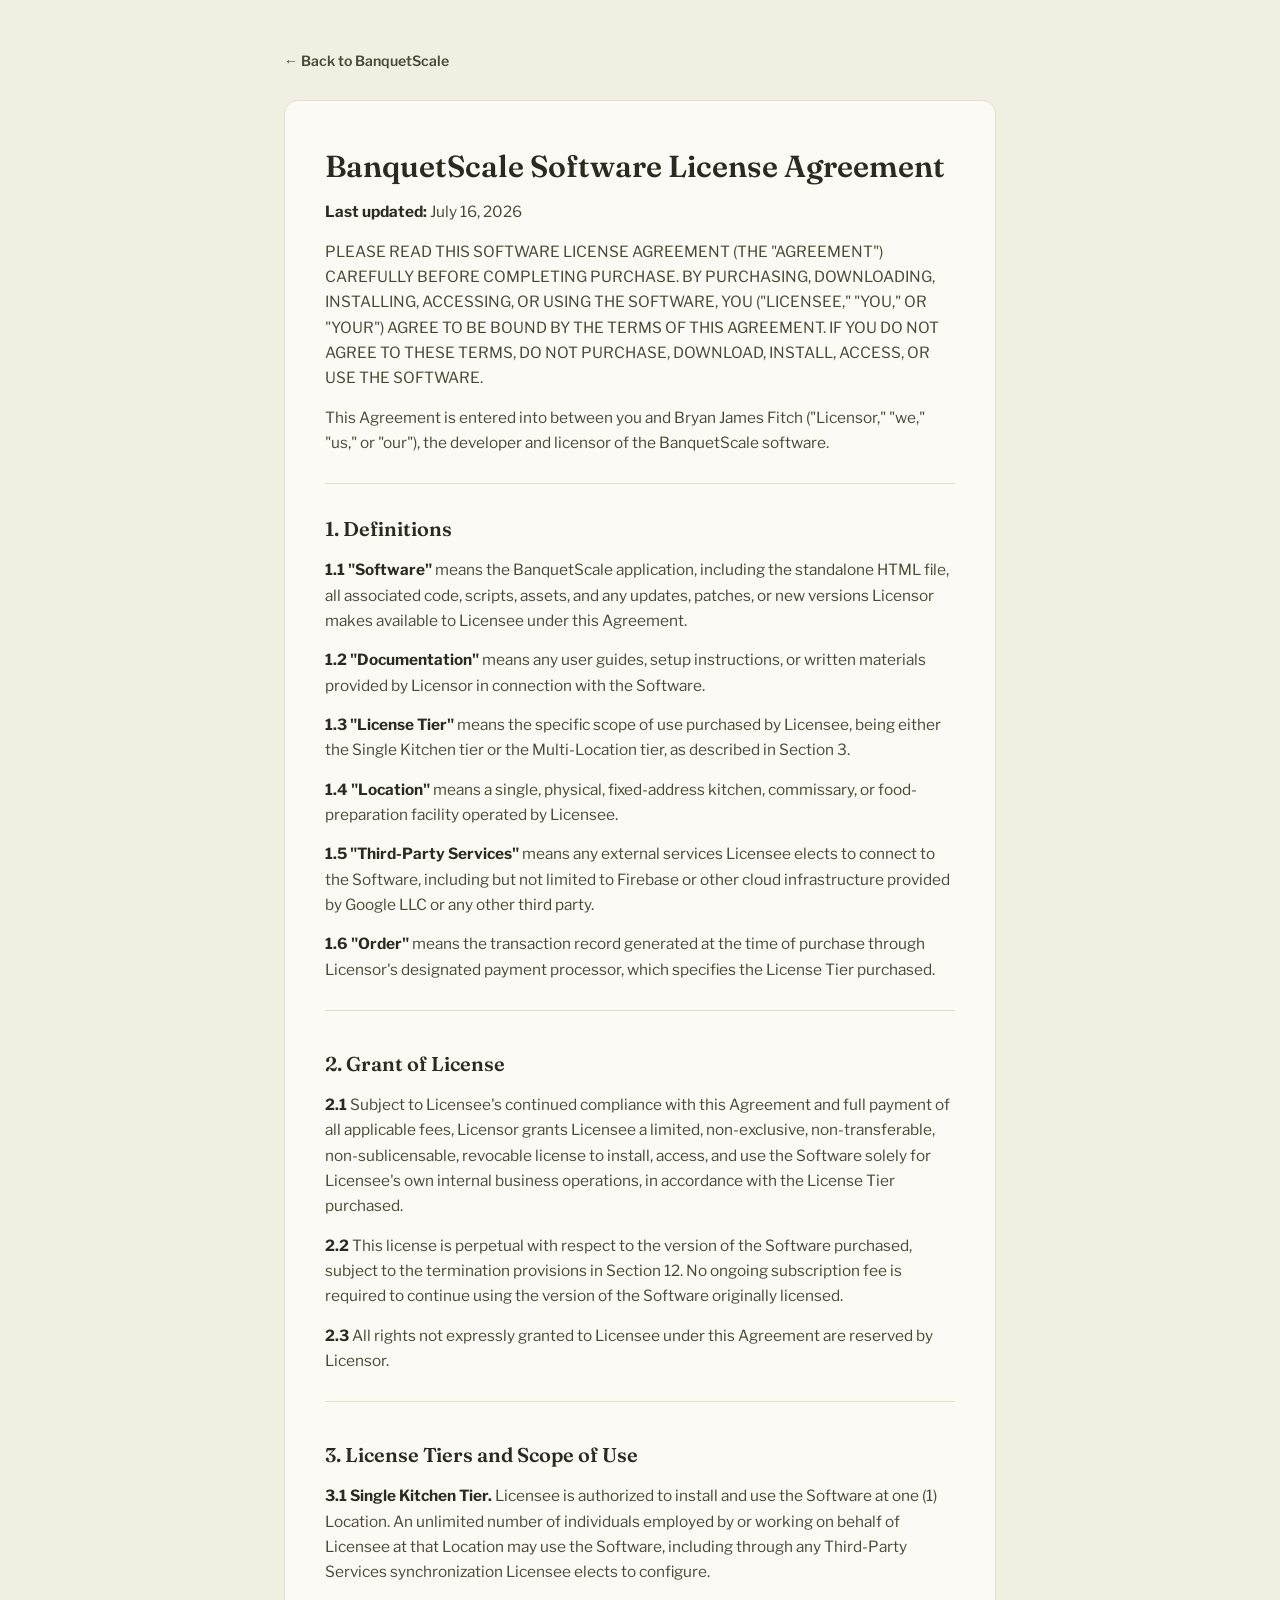
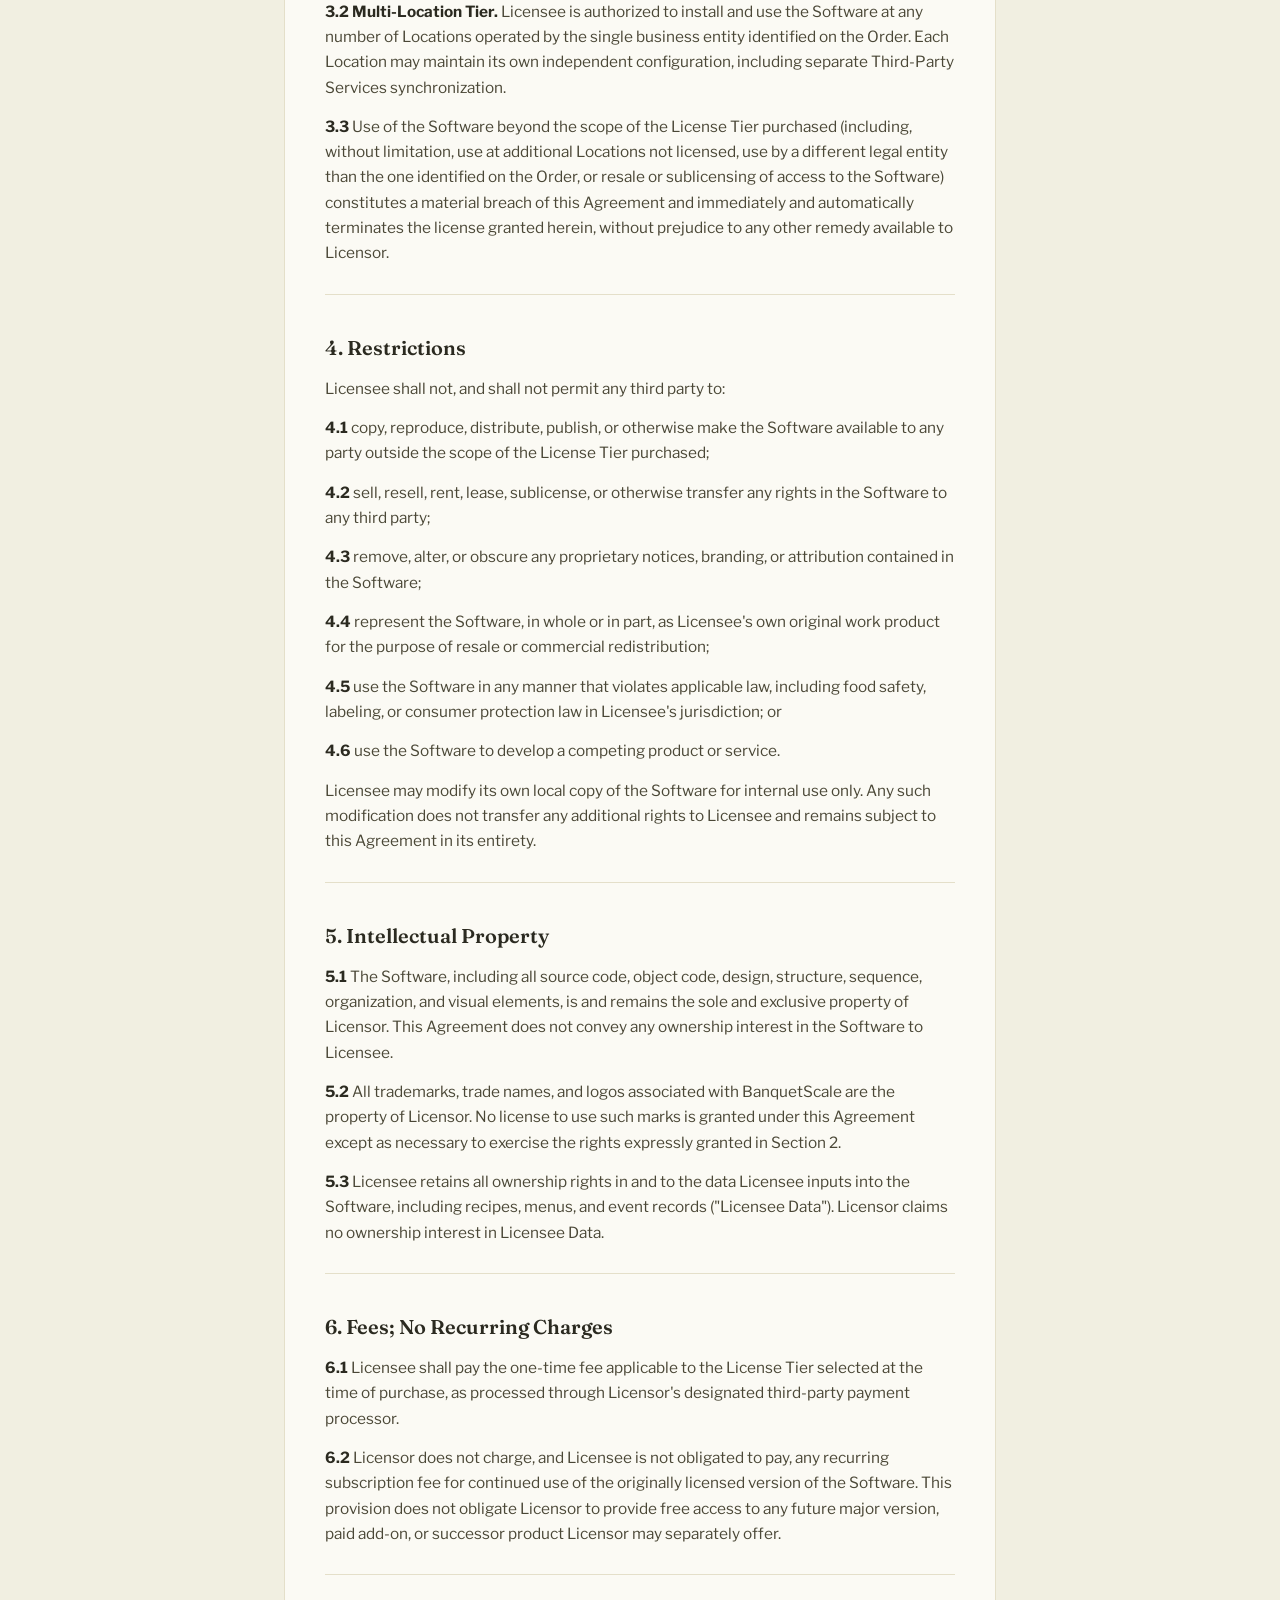
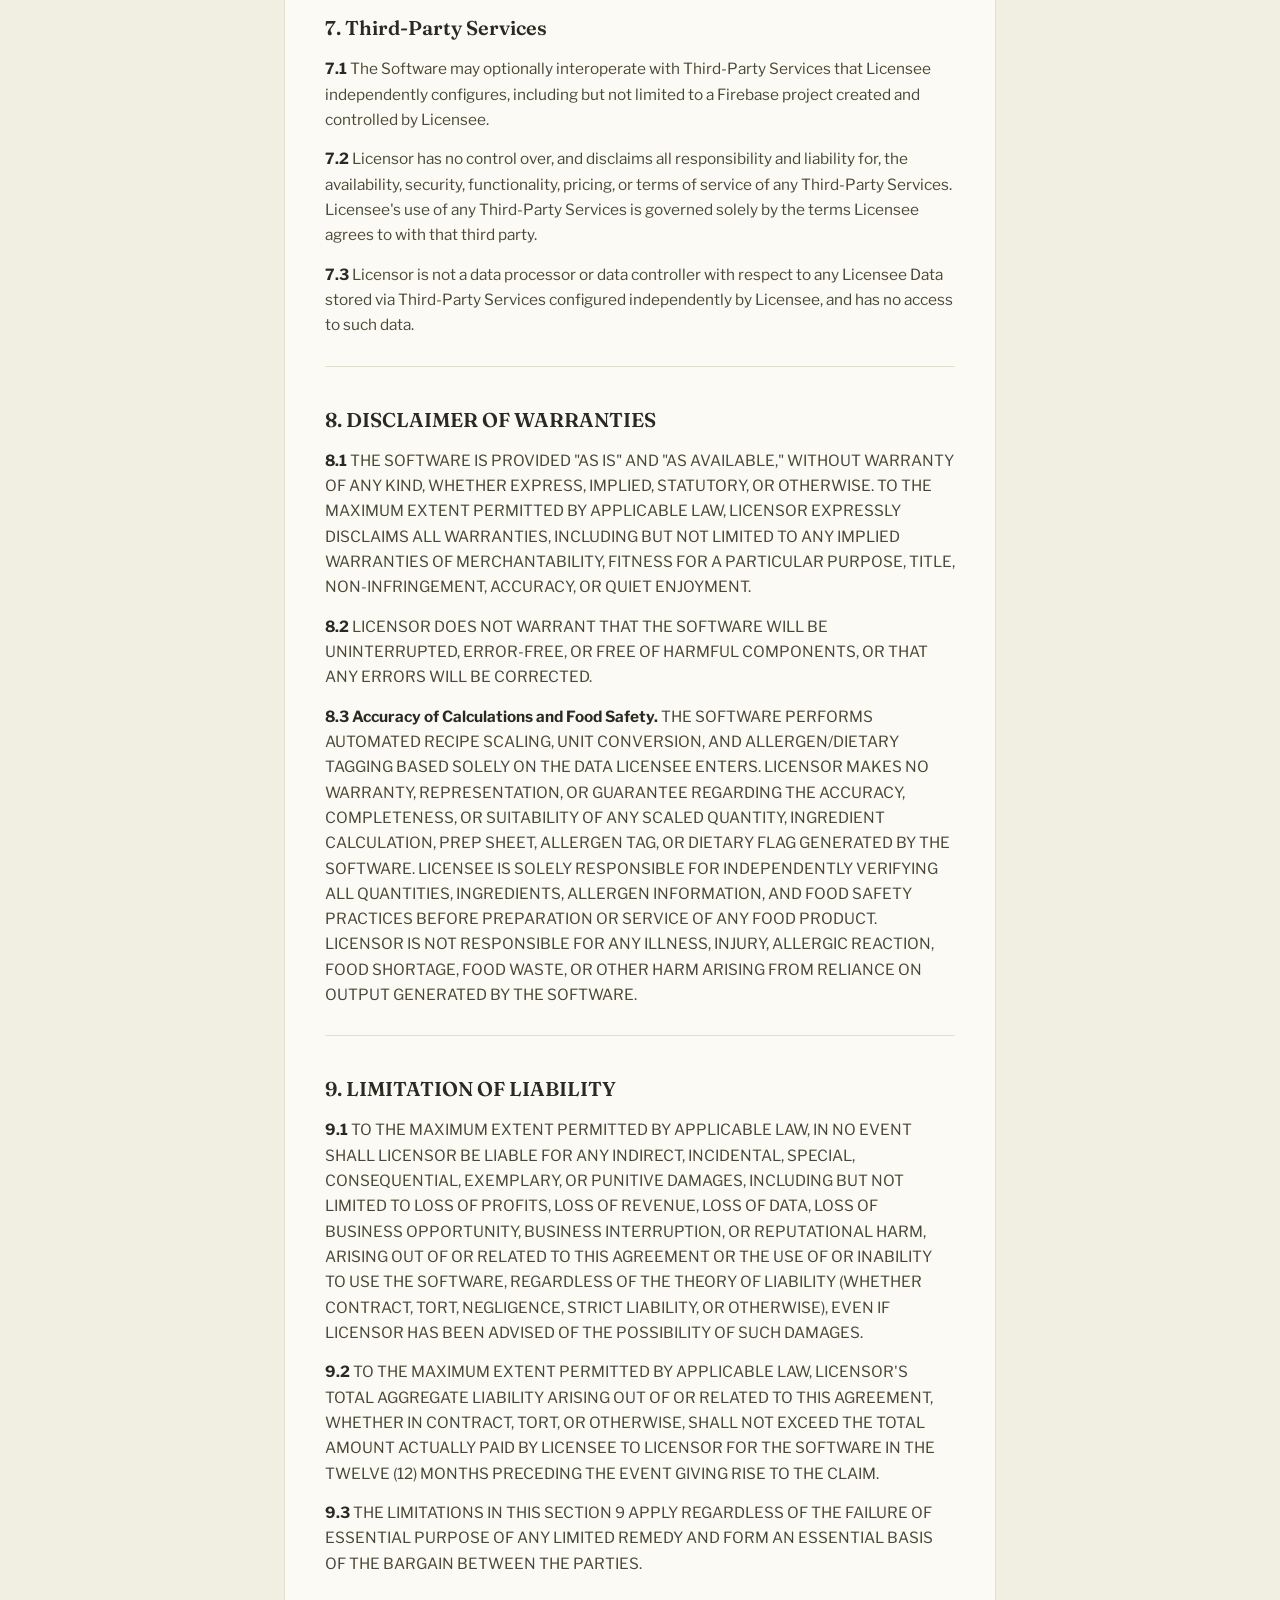
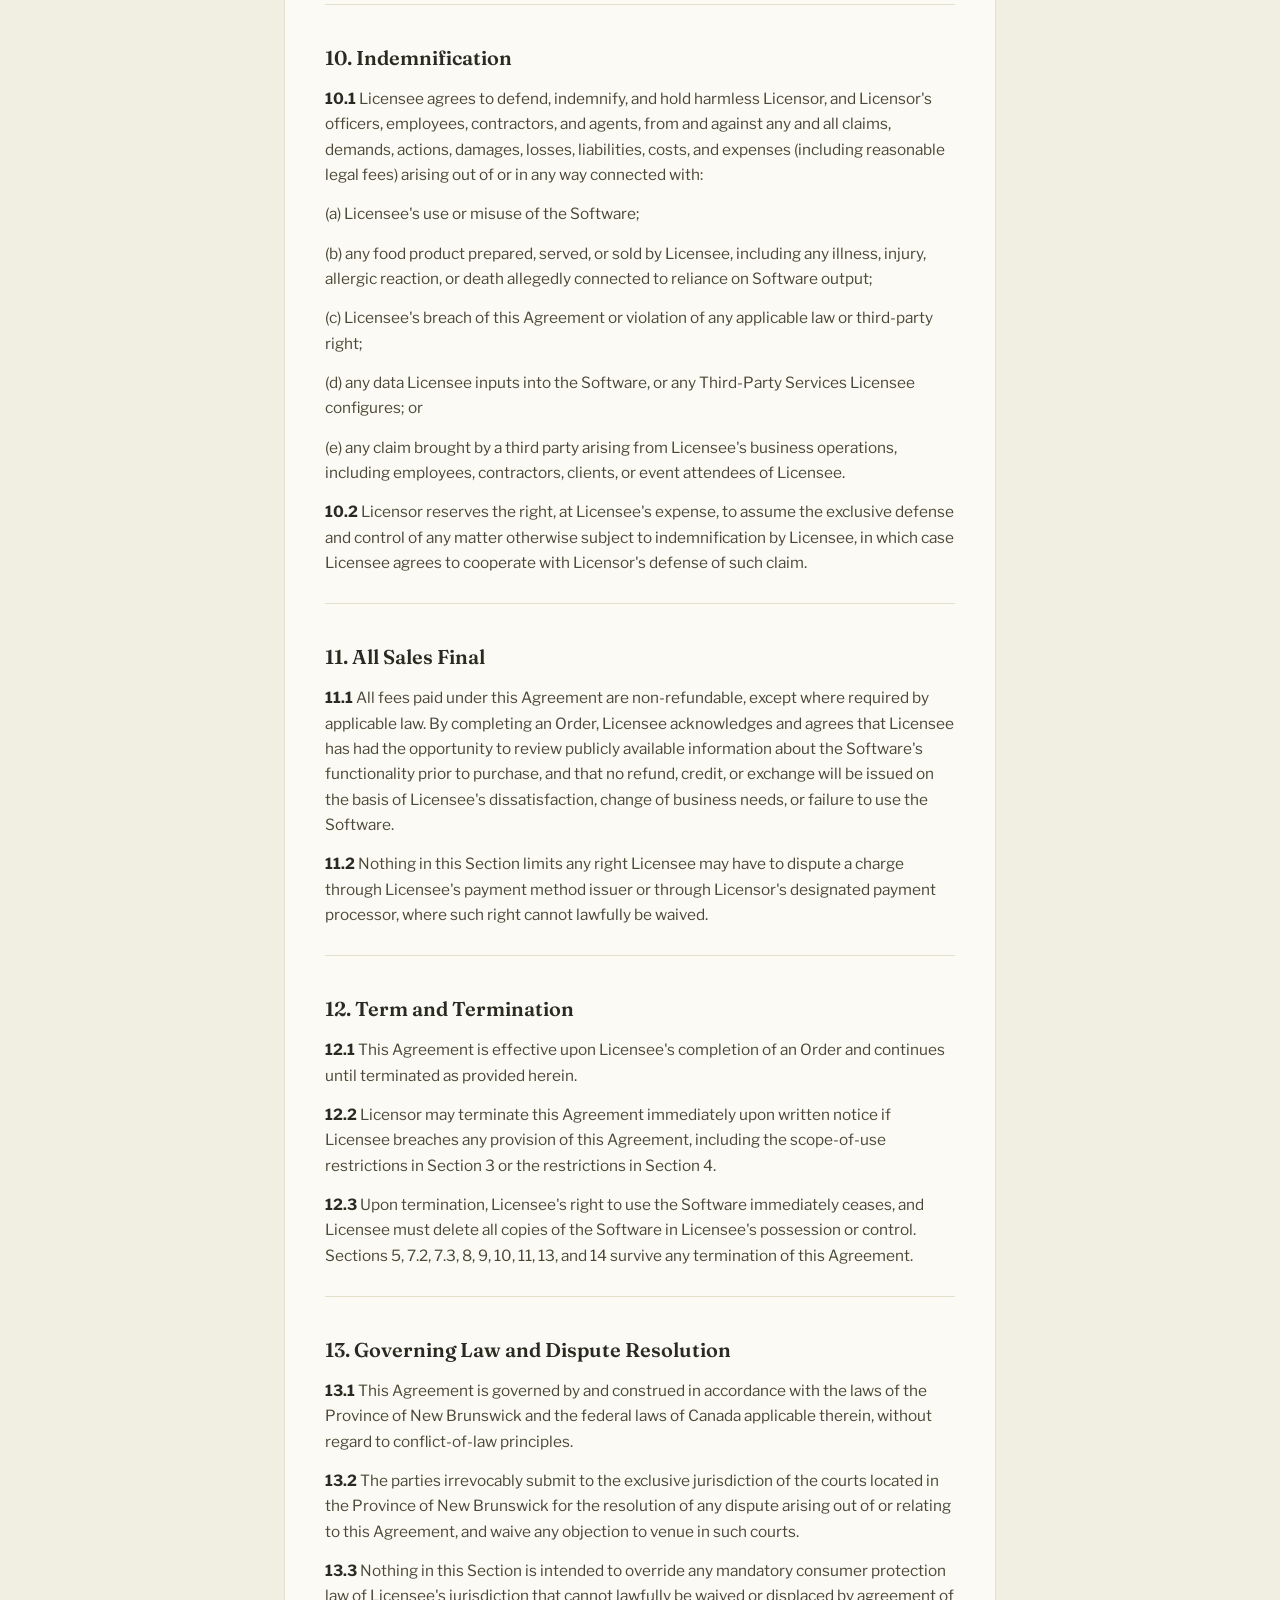
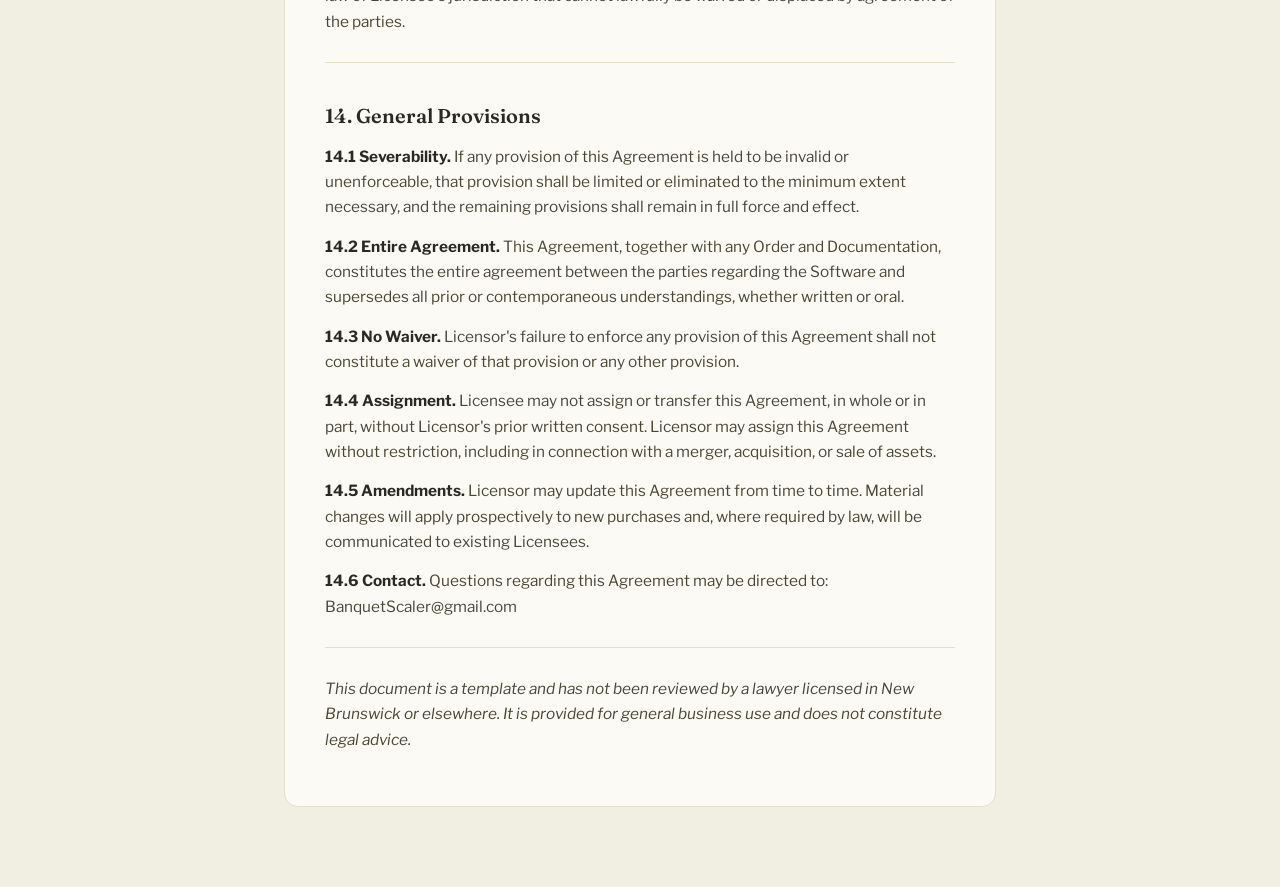
<file: terms.html>
<!doctype html>
<html lang="en">
<head>
<meta charset="UTF-8" />
<meta name="viewport" content="width=device-width, initial-scale=1.0" />
<title>License Agreement: BanquetScale</title>
<meta name="color-scheme" content="light only">
<meta name="theme-color" content="#F1EFE1">
<link rel="preconnect" href="https://fonts.googleapis.com">
<link rel="preconnect" href="https://fonts.gstatic.com" crossorigin>
<link href="https://fonts.googleapis.com/css2?family=Fraunces:opsz,wght@9..144,500;9..144,600;9..144,700&family=Libre+Franklin:ital,wght@0,400;0,500;0,600;0,700;1,400;1,500&display=swap" rel="stylesheet">
<style>
  :root{
    color-scheme: light;
    --bg:#F1EFE1; --paper:#FBFAF4; --ink:#2B2A20; --accent:#4C7A52; --accentDeep:#365939;
    --line:#E4DFC9; --lineStrong:#C7C0A1; --muted:#6B6852; --mutedDark:#4A4736;
  }
  *{box-sizing:border-box;}
  body{margin:0; background:var(--bg); color:var(--ink); font-family:'Libre Franklin',sans-serif; -webkit-font-smoothing:antialiased; line-height:1.65;}
  .wrap{max-width:760px; margin:0 auto; padding:48px 24px 80px;}
  a{color:var(--accentDeep);}
  .back{display:inline-block; margin-bottom:28px; font-size:.88rem; font-weight:600; color:var(--mutedDark); text-decoration:none;}
  .back:hover{color:var(--ink);}
  article{background:var(--paper); border:1px solid var(--line); border-radius:14px; padding:40px;}
  h1{font-family:'Fraunces',serif; font-size:1.9rem; font-weight:600; margin:0 0 8px;}
  h2{font-family:'Fraunces',serif; font-size:1.25rem; font-weight:600; margin:36px 0 12px; color:var(--ink);}
  h2:first-of-type{margin-top:24px;}
  p{font-size:.96rem; color:var(--mutedDark); margin:0 0 14px;}
  strong{color:var(--ink);}
  hr{border:none; border-top:1px solid var(--line); margin:28px 0;}
  em{font-style:italic;}
  ol, ul{padding-left:22px; font-size:.96rem; color:var(--mutedDark);}
</style>
</head>
<body>
<div class="wrap">
  <a href="/" class="back">← Back to BanquetScale</a>
  <article>
<h1>BanquetScale Software License Agreement</h1>
<p><strong>Last updated:</strong> July 16, 2026</p>
<p>PLEASE READ THIS SOFTWARE LICENSE AGREEMENT (THE "AGREEMENT") CAREFULLY BEFORE COMPLETING PURCHASE. BY PURCHASING, DOWNLOADING, INSTALLING, ACCESSING, OR USING THE SOFTWARE, YOU ("LICENSEE," "YOU," OR "YOUR") AGREE TO BE BOUND BY THE TERMS OF THIS AGREEMENT. IF YOU DO NOT AGREE TO THESE TERMS, DO NOT PURCHASE, DOWNLOAD, INSTALL, ACCESS, OR USE THE SOFTWARE.</p>
<p>This Agreement is entered into between you and Bryan James Fitch ("Licensor," "we," "us," or "our"), the developer and licensor of the BanquetScale software.</p>
<hr />
<h2>1. Definitions</h2>
<p><strong>1.1 "Software"</strong> means the BanquetScale application, including the standalone HTML file, all associated code, scripts, assets, and any updates, patches, or new versions Licensor makes available to Licensee under this Agreement.</p>
<p><strong>1.2 "Documentation"</strong> means any user guides, setup instructions, or written materials provided by Licensor in connection with the Software.</p>
<p><strong>1.3 "License Tier"</strong> means the specific scope of use purchased by Licensee, being either the Single Kitchen tier or the Multi-Location tier, as described in Section 3.</p>
<p><strong>1.4 "Location"</strong> means a single, physical, fixed-address kitchen, commissary, or food-preparation facility operated by Licensee.</p>
<p><strong>1.5 "Third-Party Services"</strong> means any external services Licensee elects to connect to the Software, including but not limited to Firebase or other cloud infrastructure provided by Google LLC or any other third party.</p>
<p><strong>1.6 "Order"</strong> means the transaction record generated at the time of purchase through Licensor's designated payment processor, which specifies the License Tier purchased.</p>
<hr />
<h2>2. Grant of License</h2>
<p><strong>2.1</strong> Subject to Licensee's continued compliance with this Agreement and full payment of all applicable fees, Licensor grants Licensee a limited, non-exclusive, non-transferable, non-sublicensable, revocable license to install, access, and use the Software solely for Licensee's own internal business operations, in accordance with the License Tier purchased.</p>
<p><strong>2.2</strong> This license is perpetual with respect to the version of the Software purchased, subject to the termination provisions in Section 12. No ongoing subscription fee is required to continue using the version of the Software originally licensed.</p>
<p><strong>2.3</strong> All rights not expressly granted to Licensee under this Agreement are reserved by Licensor.</p>
<hr />
<h2>3. License Tiers and Scope of Use</h2>
<p><strong>3.1 Single Kitchen Tier.</strong> Licensee is authorized to install and use the Software at one (1) Location. An unlimited number of individuals employed by or working on behalf of Licensee at that Location may use the Software, including through any Third-Party Services synchronization Licensee elects to configure.</p>
<p><strong>3.2 Multi-Location Tier.</strong> Licensee is authorized to install and use the Software at any number of Locations operated by the single business entity identified on the Order. Each Location may maintain its own independent configuration, including separate Third-Party Services synchronization.</p>
<p><strong>3.3</strong> Use of the Software beyond the scope of the License Tier purchased (including, without limitation, use at additional Locations not licensed, use by a different legal entity than the one identified on the Order, or resale or sublicensing of access to the Software) constitutes a material breach of this Agreement and immediately and automatically terminates the license granted herein, without prejudice to any other remedy available to Licensor.</p>
<hr />
<h2>4. Restrictions</h2>
<p>Licensee shall not, and shall not permit any third party to:</p>
<p><strong>4.1</strong> copy, reproduce, distribute, publish, or otherwise make the Software available to any party outside the scope of the License Tier purchased;</p>
<p><strong>4.2</strong> sell, resell, rent, lease, sublicense, or otherwise transfer any rights in the Software to any third party;</p>
<p><strong>4.3</strong> remove, alter, or obscure any proprietary notices, branding, or attribution contained in the Software;</p>
<p><strong>4.4</strong> represent the Software, in whole or in part, as Licensee's own original work product for the purpose of resale or commercial redistribution;</p>
<p><strong>4.5</strong> use the Software in any manner that violates applicable law, including food safety, labeling, or consumer protection law in Licensee's jurisdiction; or</p>
<p><strong>4.6</strong> use the Software to develop a competing product or service.</p>
<p>Licensee may modify its own local copy of the Software for internal use only. Any such modification does not transfer any additional rights to Licensee and remains subject to this Agreement in its entirety.</p>
<hr />
<h2>5. Intellectual Property</h2>
<p><strong>5.1</strong> The Software, including all source code, object code, design, structure, sequence, organization, and visual elements, is and remains the sole and exclusive property of Licensor. This Agreement does not convey any ownership interest in the Software to Licensee.</p>
<p><strong>5.2</strong> All trademarks, trade names, and logos associated with BanquetScale are the property of Licensor. No license to use such marks is granted under this Agreement except as necessary to exercise the rights expressly granted in Section 2.</p>
<p><strong>5.3</strong> Licensee retains all ownership rights in and to the data Licensee inputs into the Software, including recipes, menus, and event records ("Licensee Data"). Licensor claims no ownership interest in Licensee Data.</p>
<hr />
<h2>6. Fees; No Recurring Charges</h2>
<p><strong>6.1</strong> Licensee shall pay the one-time fee applicable to the License Tier selected at the time of purchase, as processed through Licensor's designated third-party payment processor.</p>
<p><strong>6.2</strong> Licensor does not charge, and Licensee is not obligated to pay, any recurring subscription fee for continued use of the originally licensed version of the Software. This provision does not obligate Licensor to provide free access to any future major version, paid add-on, or successor product Licensor may separately offer.</p>
<hr />
<h2>7. Third-Party Services</h2>
<p><strong>7.1</strong> The Software may optionally interoperate with Third-Party Services that Licensee independently configures, including but not limited to a Firebase project created and controlled by Licensee.</p>
<p><strong>7.2</strong> Licensor has no control over, and disclaims all responsibility and liability for, the availability, security, functionality, pricing, or terms of service of any Third-Party Services. Licensee's use of any Third-Party Services is governed solely by the terms Licensee agrees to with that third party.</p>
<p><strong>7.3</strong> Licensor is not a data processor or data controller with respect to any Licensee Data stored via Third-Party Services configured independently by Licensee, and has no access to such data.</p>
<hr />
<h2>8. DISCLAIMER OF WARRANTIES</h2>
<p><strong>8.1</strong> THE SOFTWARE IS PROVIDED "AS IS" AND "AS AVAILABLE," WITHOUT WARRANTY OF ANY KIND, WHETHER EXPRESS, IMPLIED, STATUTORY, OR OTHERWISE. TO THE MAXIMUM EXTENT PERMITTED BY APPLICABLE LAW, LICENSOR EXPRESSLY DISCLAIMS ALL WARRANTIES, INCLUDING BUT NOT LIMITED TO ANY IMPLIED WARRANTIES OF MERCHANTABILITY, FITNESS FOR A PARTICULAR PURPOSE, TITLE, NON-INFRINGEMENT, ACCURACY, OR QUIET ENJOYMENT.</p>
<p><strong>8.2</strong> LICENSOR DOES NOT WARRANT THAT THE SOFTWARE WILL BE UNINTERRUPTED, ERROR-FREE, OR FREE OF HARMFUL COMPONENTS, OR THAT ANY ERRORS WILL BE CORRECTED.</p>
<p><strong>8.3 Accuracy of Calculations and Food Safety.</strong> THE SOFTWARE PERFORMS AUTOMATED RECIPE SCALING, UNIT CONVERSION, AND ALLERGEN/DIETARY TAGGING BASED SOLELY ON THE DATA LICENSEE ENTERS. LICENSOR MAKES NO WARRANTY, REPRESENTATION, OR GUARANTEE REGARDING THE ACCURACY, COMPLETENESS, OR SUITABILITY OF ANY SCALED QUANTITY, INGREDIENT CALCULATION, PREP SHEET, ALLERGEN TAG, OR DIETARY FLAG GENERATED BY THE SOFTWARE. LICENSEE IS SOLELY RESPONSIBLE FOR INDEPENDENTLY VERIFYING ALL QUANTITIES, INGREDIENTS, ALLERGEN INFORMATION, AND FOOD SAFETY PRACTICES BEFORE PREPARATION OR SERVICE OF ANY FOOD PRODUCT. LICENSOR IS NOT RESPONSIBLE FOR ANY ILLNESS, INJURY, ALLERGIC REACTION, FOOD SHORTAGE, FOOD WASTE, OR OTHER HARM ARISING FROM RELIANCE ON OUTPUT GENERATED BY THE SOFTWARE.</p>
<hr />
<h2>9. LIMITATION OF LIABILITY</h2>
<p><strong>9.1</strong> TO THE MAXIMUM EXTENT PERMITTED BY APPLICABLE LAW, IN NO EVENT SHALL LICENSOR BE LIABLE FOR ANY INDIRECT, INCIDENTAL, SPECIAL, CONSEQUENTIAL, EXEMPLARY, OR PUNITIVE DAMAGES, INCLUDING BUT NOT LIMITED TO LOSS OF PROFITS, LOSS OF REVENUE, LOSS OF DATA, LOSS OF BUSINESS OPPORTUNITY, BUSINESS INTERRUPTION, OR REPUTATIONAL HARM, ARISING OUT OF OR RELATED TO THIS AGREEMENT OR THE USE OF OR INABILITY TO USE THE SOFTWARE, REGARDLESS OF THE THEORY OF LIABILITY (WHETHER CONTRACT, TORT, NEGLIGENCE, STRICT LIABILITY, OR OTHERWISE), EVEN IF LICENSOR HAS BEEN ADVISED OF THE POSSIBILITY OF SUCH DAMAGES.</p>
<p><strong>9.2</strong> TO THE MAXIMUM EXTENT PERMITTED BY APPLICABLE LAW, LICENSOR'S TOTAL AGGREGATE LIABILITY ARISING OUT OF OR RELATED TO THIS AGREEMENT, WHETHER IN CONTRACT, TORT, OR OTHERWISE, SHALL NOT EXCEED THE TOTAL AMOUNT ACTUALLY PAID BY LICENSEE TO LICENSOR FOR THE SOFTWARE IN THE TWELVE (12) MONTHS PRECEDING THE EVENT GIVING RISE TO THE CLAIM.</p>
<p><strong>9.3</strong> THE LIMITATIONS IN THIS SECTION 9 APPLY REGARDLESS OF THE FAILURE OF ESSENTIAL PURPOSE OF ANY LIMITED REMEDY AND FORM AN ESSENTIAL BASIS OF THE BARGAIN BETWEEN THE PARTIES.</p>
<hr />
<h2>10. Indemnification</h2>
<p><strong>10.1</strong> Licensee agrees to defend, indemnify, and hold harmless Licensor, and Licensor's officers, employees, contractors, and agents, from and against any and all claims, demands, actions, damages, losses, liabilities, costs, and expenses (including reasonable legal fees) arising out of or in any way connected with:</p>
<p>(a) Licensee's use or misuse of the Software;</p>
<p>(b) any food product prepared, served, or sold by Licensee, including any illness, injury, allergic reaction, or death allegedly connected to reliance on Software output;</p>
<p>(c) Licensee's breach of this Agreement or violation of any applicable law or third-party right;</p>
<p>(d) any data Licensee inputs into the Software, or any Third-Party Services Licensee configures; or</p>
<p>(e) any claim brought by a third party arising from Licensee's business operations, including employees, contractors, clients, or event attendees of Licensee.</p>
<p><strong>10.2</strong> Licensor reserves the right, at Licensee's expense, to assume the exclusive defense and control of any matter otherwise subject to indemnification by Licensee, in which case Licensee agrees to cooperate with Licensor's defense of such claim.</p>
<hr />
<h2>11. All Sales Final</h2>
<p><strong>11.1</strong> All fees paid under this Agreement are non-refundable, except where required by applicable law. By completing an Order, Licensee acknowledges and agrees that Licensee has had the opportunity to review publicly available information about the Software's functionality prior to purchase, and that no refund, credit, or exchange will be issued on the basis of Licensee's dissatisfaction, change of business needs, or failure to use the Software.</p>
<p><strong>11.2</strong> Nothing in this Section limits any right Licensee may have to dispute a charge through Licensee's payment method issuer or through Licensor's designated payment processor, where such right cannot lawfully be waived.</p>
<hr />
<h2>12. Term and Termination</h2>
<p><strong>12.1</strong> This Agreement is effective upon Licensee's completion of an Order and continues until terminated as provided herein.</p>
<p><strong>12.2</strong> Licensor may terminate this Agreement immediately upon written notice if Licensee breaches any provision of this Agreement, including the scope-of-use restrictions in Section 3 or the restrictions in Section 4.</p>
<p><strong>12.3</strong> Upon termination, Licensee's right to use the Software immediately ceases, and Licensee must delete all copies of the Software in Licensee's possession or control. Sections 5, 7.2, 7.3, 8, 9, 10, 11, 13, and 14 survive any termination of this Agreement.</p>
<hr />
<h2>13. Governing Law and Dispute Resolution</h2>
<p><strong>13.1</strong> This Agreement is governed by and construed in accordance with the laws of the Province of New Brunswick and the federal laws of Canada applicable therein, without regard to conflict-of-law principles.</p>
<p><strong>13.2</strong> The parties irrevocably submit to the exclusive jurisdiction of the courts located in the Province of New Brunswick for the resolution of any dispute arising out of or relating to this Agreement, and waive any objection to venue in such courts.</p>
<p><strong>13.3</strong> Nothing in this Section is intended to override any mandatory consumer protection law of Licensee's jurisdiction that cannot lawfully be waived or displaced by agreement of the parties.</p>
<hr />
<h2>14. General Provisions</h2>
<p><strong>14.1 Severability.</strong> If any provision of this Agreement is held to be invalid or unenforceable, that provision shall be limited or eliminated to the minimum extent necessary, and the remaining provisions shall remain in full force and effect.</p>
<p><strong>14.2 Entire Agreement.</strong> This Agreement, together with any Order and Documentation, constitutes the entire agreement between the parties regarding the Software and supersedes all prior or contemporaneous understandings, whether written or oral.</p>
<p><strong>14.3 No Waiver.</strong> Licensor's failure to enforce any provision of this Agreement shall not constitute a waiver of that provision or any other provision.</p>
<p><strong>14.4 Assignment.</strong> Licensee may not assign or transfer this Agreement, in whole or in part, without Licensor's prior written consent. Licensor may assign this Agreement without restriction, including in connection with a merger, acquisition, or sale of assets.</p>
<p><strong>14.5 Amendments.</strong> Licensor may update this Agreement from time to time. Material changes will apply prospectively to new purchases and, where required by law, will be communicated to existing Licensees.</p>
<p><strong>14.6 Contact.</strong> Questions regarding this Agreement may be directed to: BanquetScaler@gmail.com</p>
<hr />
<p><em>This document is a template and has not been reviewed by a lawyer licensed in New Brunswick or elsewhere. It is provided for general business use and does not constitute legal advice.</em></p>
  </article>
</div>
</body>
</html>
</file>
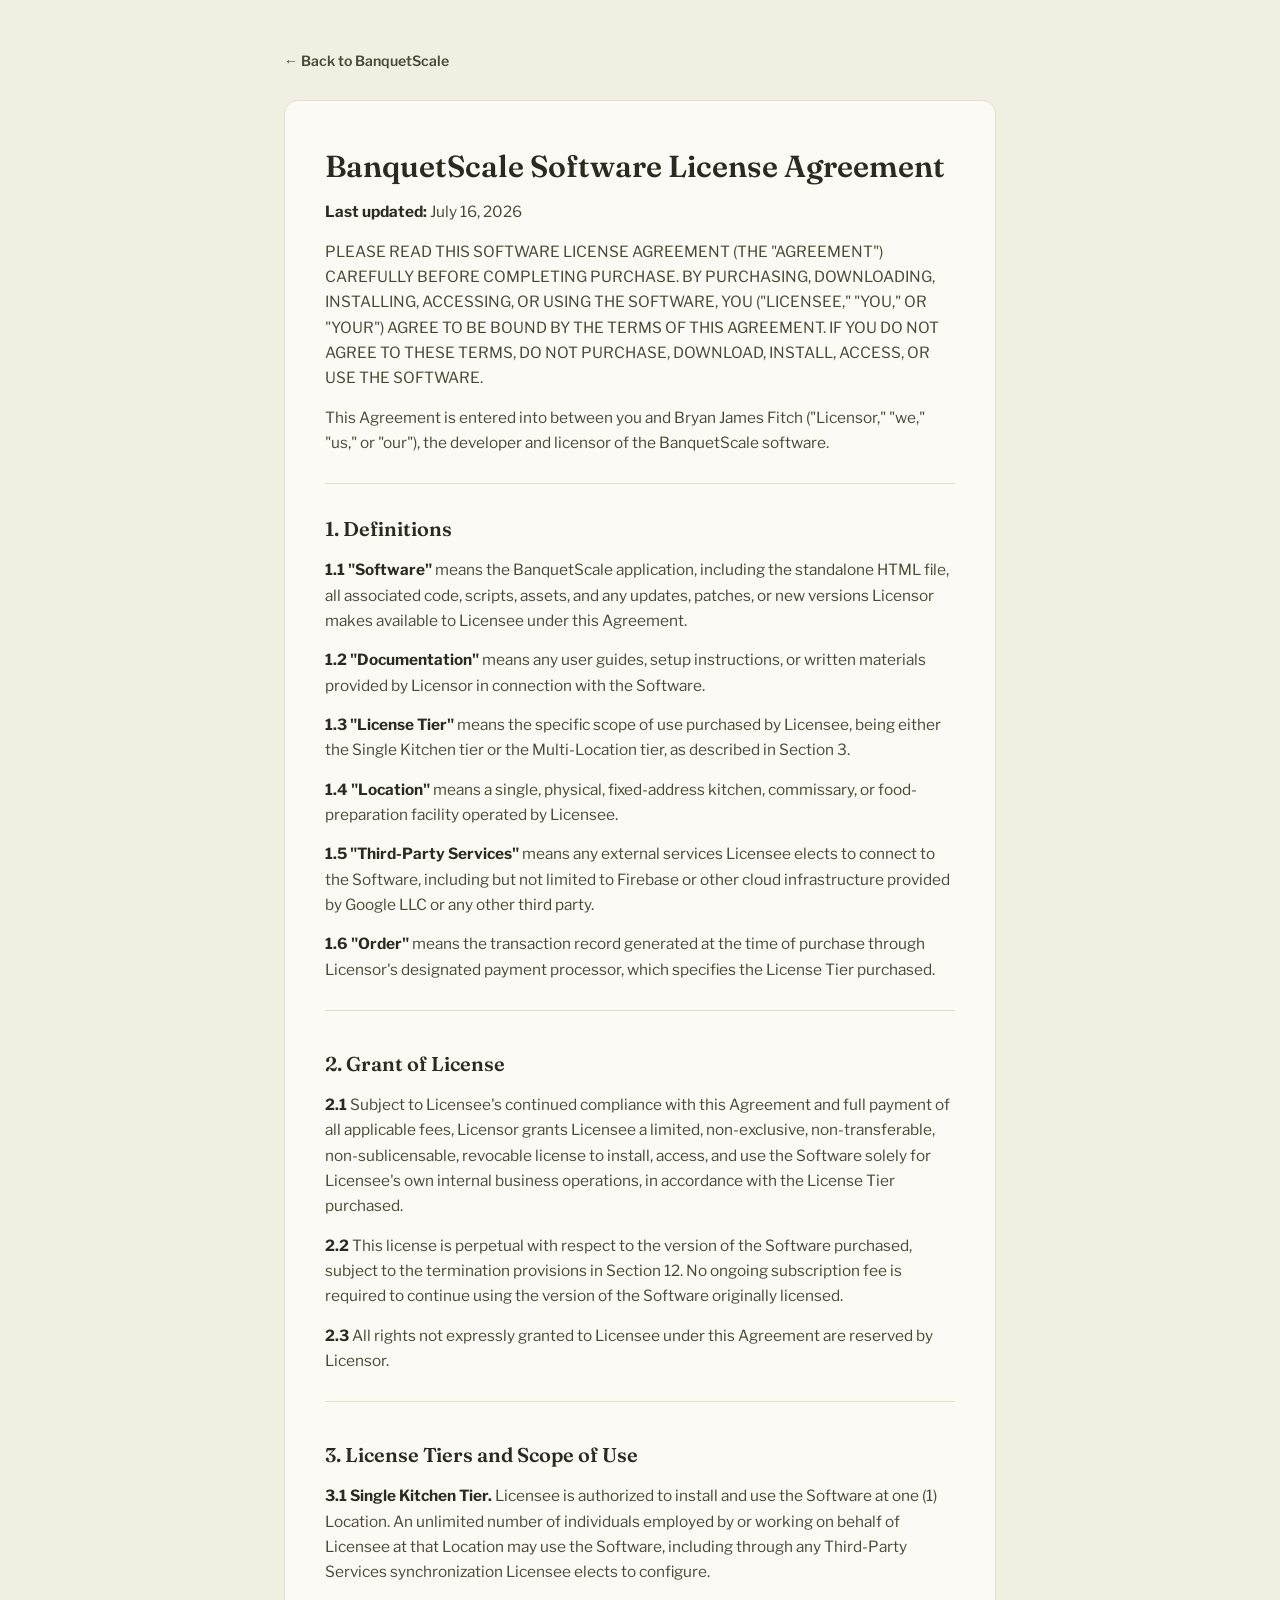
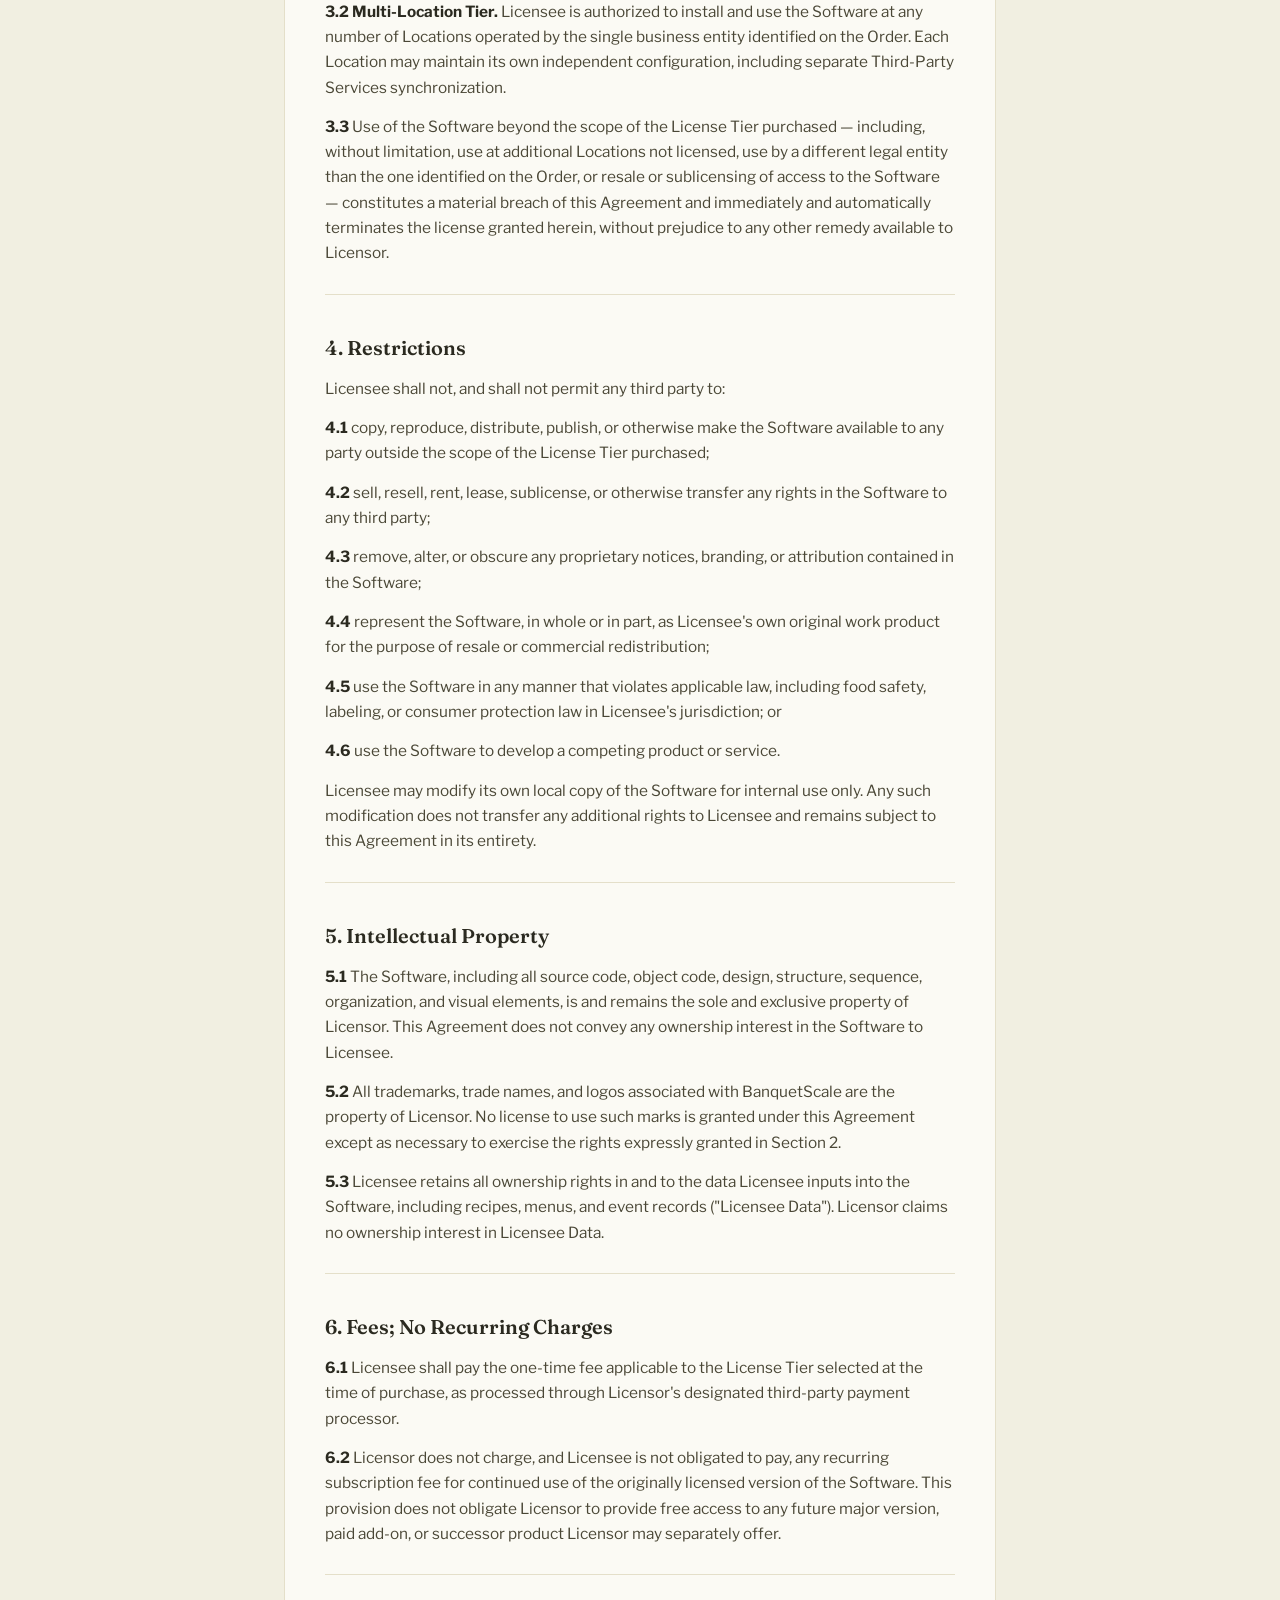
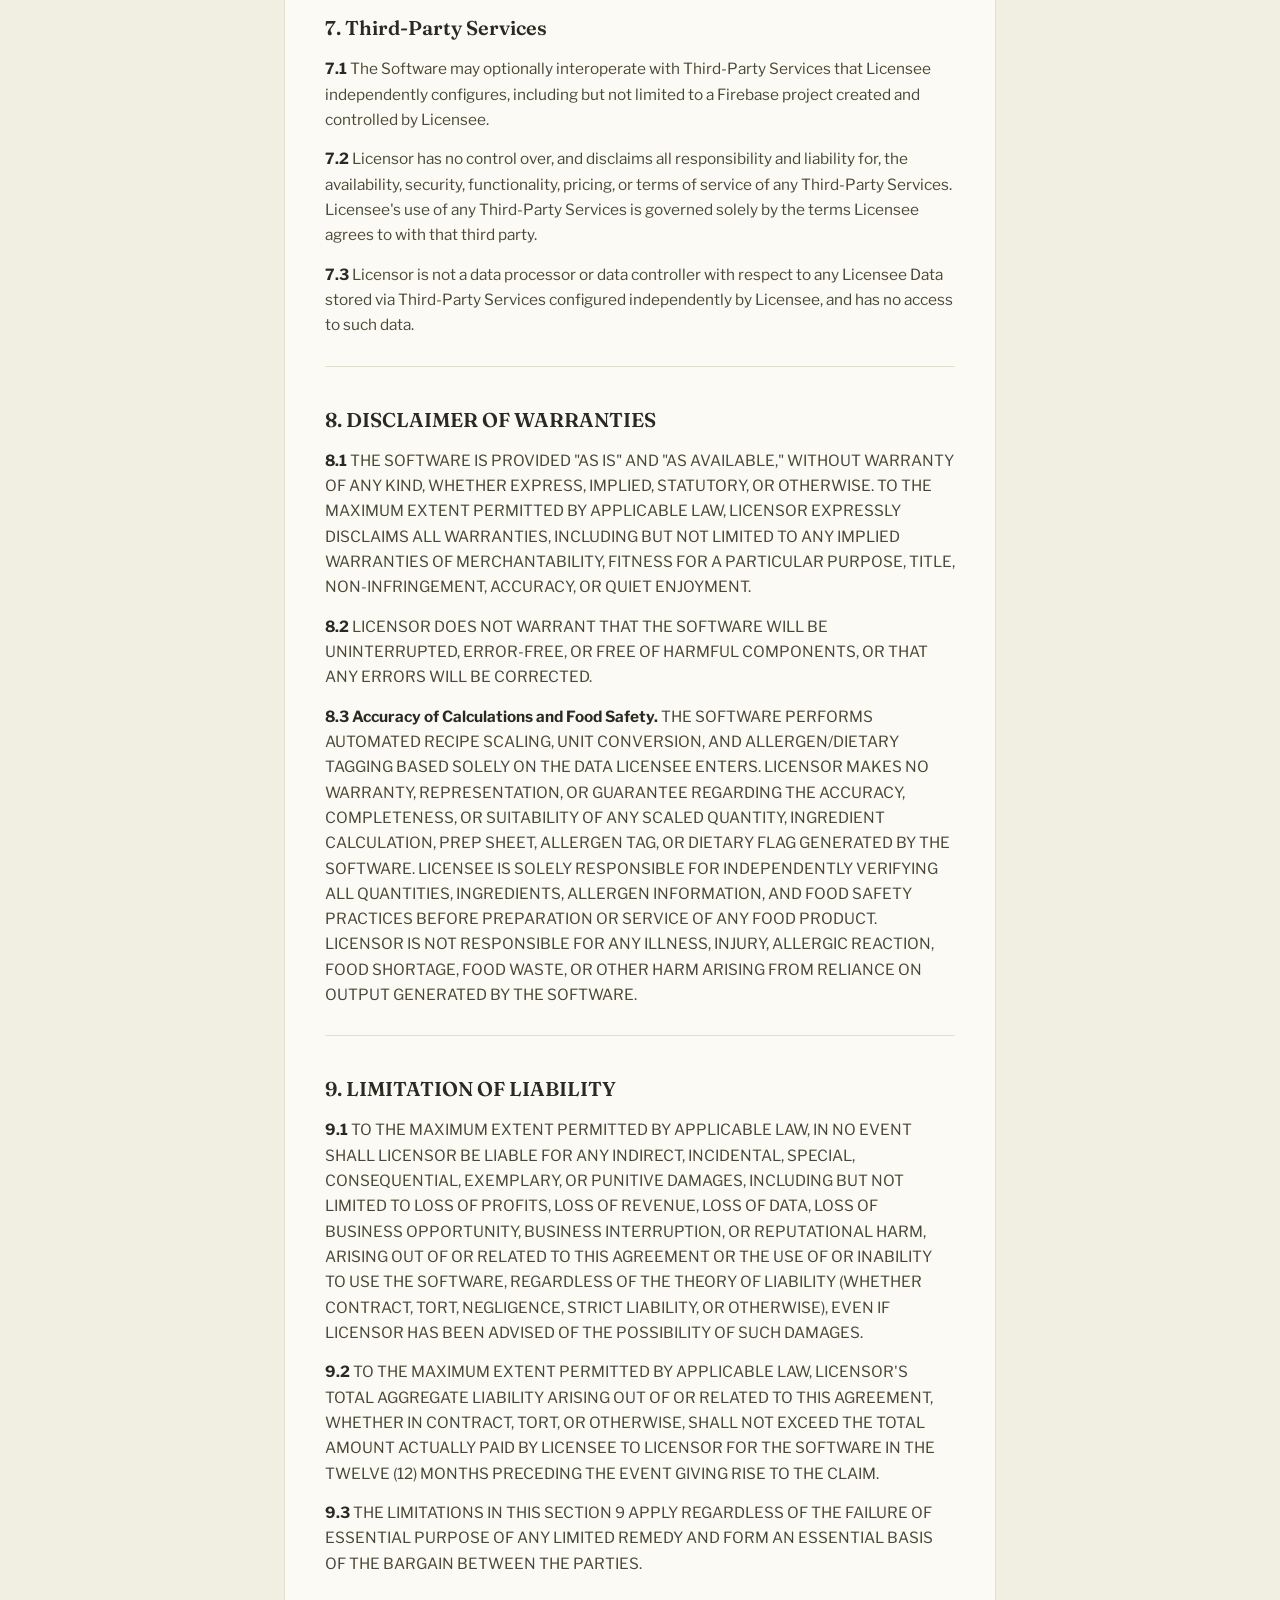
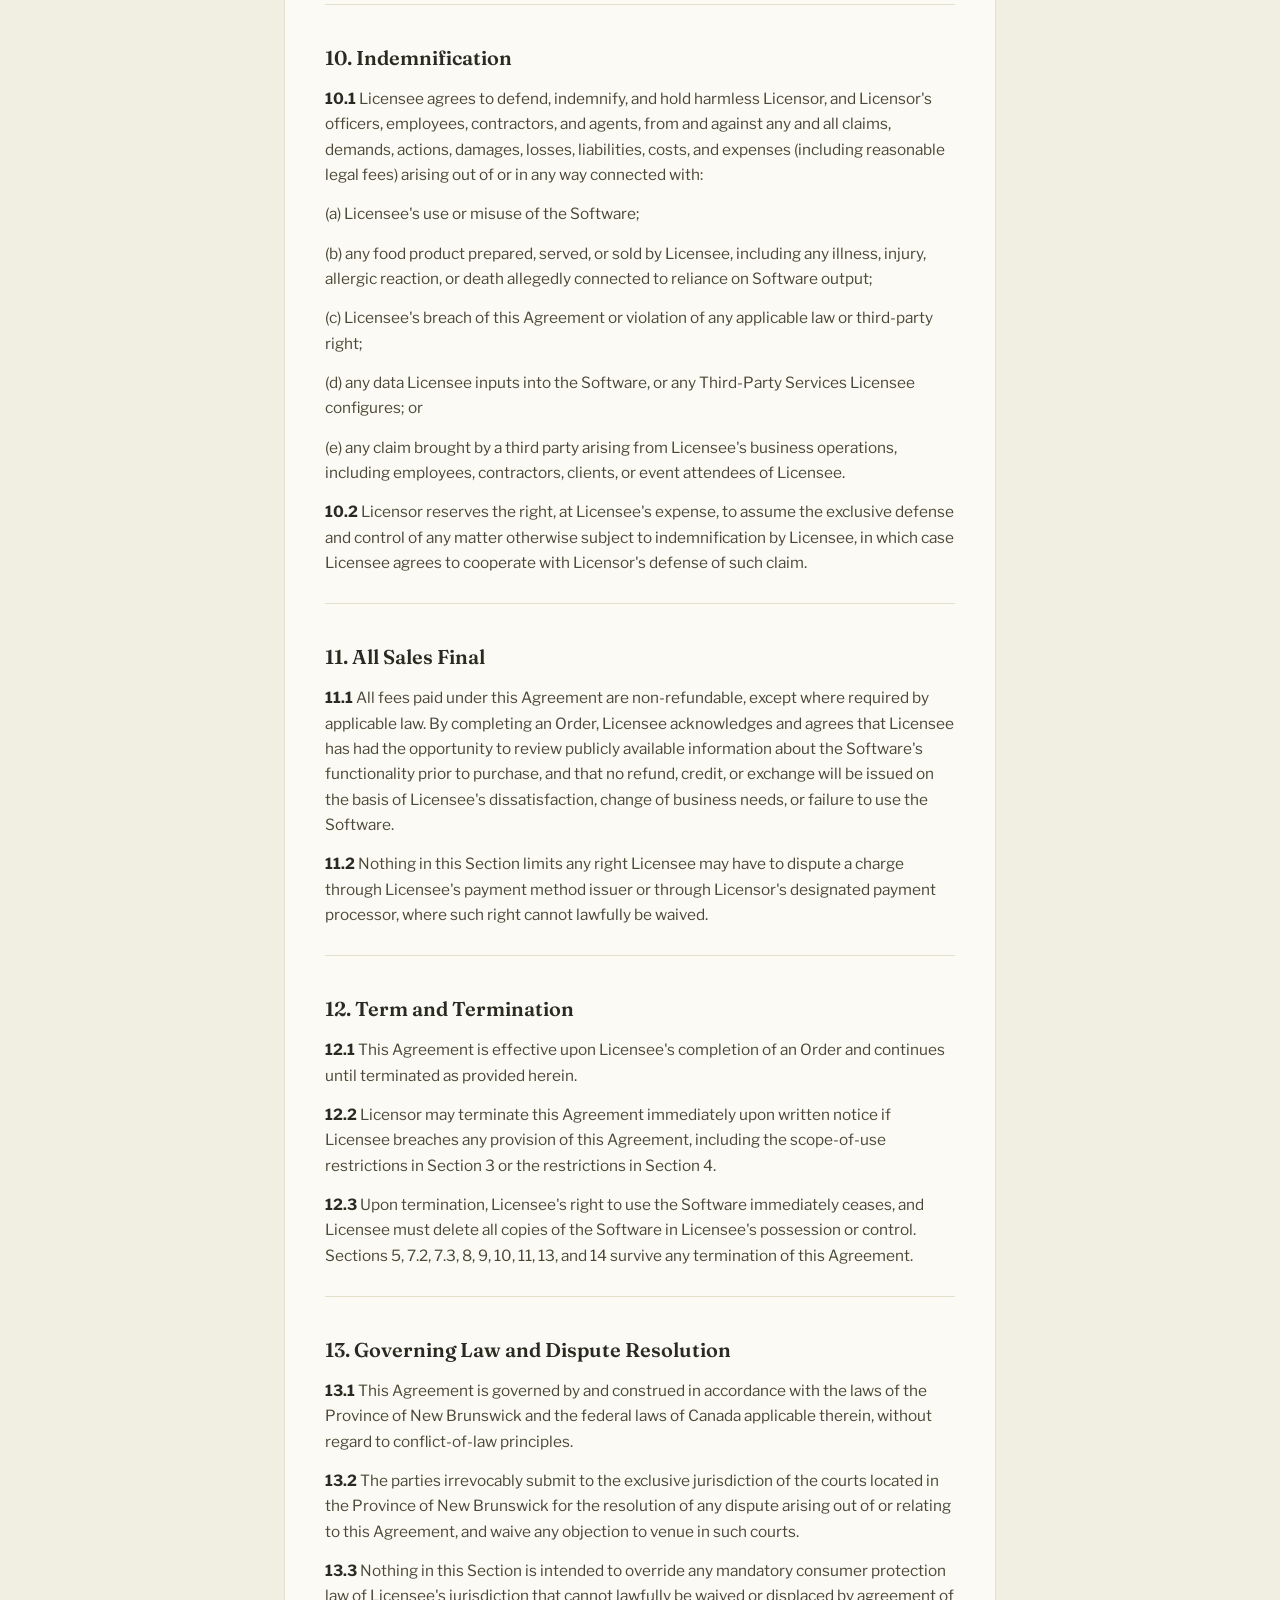
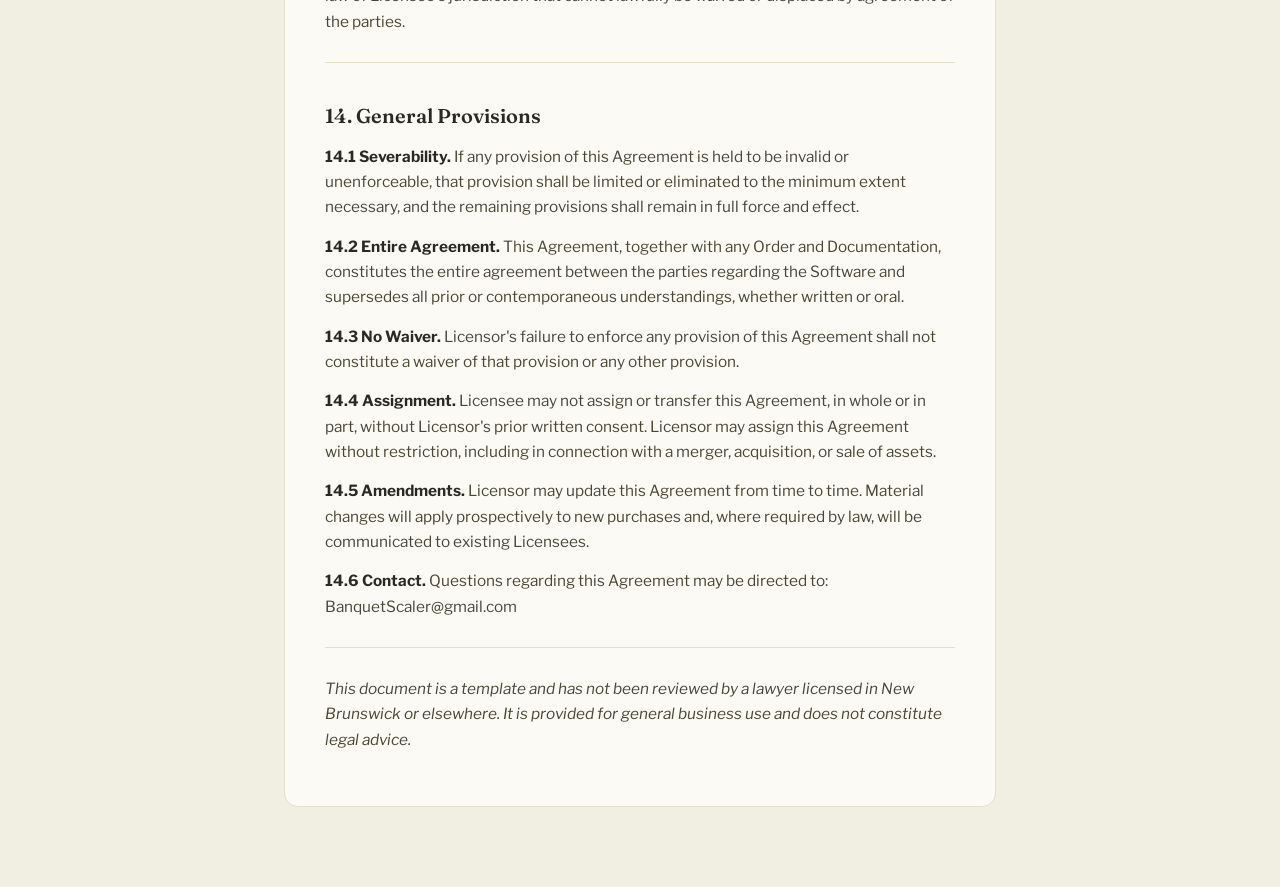
<file: Terms.html>
<!doctype html>
<html lang="en">
<head>
<meta charset="UTF-8" />
<meta name="viewport" content="width=device-width, initial-scale=1.0" />
<title>License Agreement — BanquetScale</title>
<meta name="color-scheme" content="light only">
<meta name="theme-color" content="#F1EFE1">
<link rel="preconnect" href="https://fonts.googleapis.com">
<link rel="preconnect" href="https://fonts.gstatic.com" crossorigin>
<link href="https://fonts.googleapis.com/css2?family=Fraunces:opsz,wght@9..144,500;9..144,600;9..144,700&family=Libre+Franklin:ital,wght@0,400;0,500;0,600;0,700;1,400;1,500&display=swap" rel="stylesheet">
<style>
  :root{
    color-scheme: light;
    --bg:#F1EFE1; --paper:#FBFAF4; --ink:#2B2A20; --accent:#4C7A52; --accentDeep:#365939;
    --line:#E4DFC9; --lineStrong:#C7C0A1; --muted:#6B6852; --mutedDark:#4A4736;
  }
  *{box-sizing:border-box;}
  body{margin:0; background:var(--bg); color:var(--ink); font-family:'Libre Franklin',sans-serif; -webkit-font-smoothing:antialiased; line-height:1.65;}
  .wrap{max-width:760px; margin:0 auto; padding:48px 24px 80px;}
  a{color:var(--accentDeep);}
  .back{display:inline-block; margin-bottom:28px; font-size:.88rem; font-weight:600; color:var(--mutedDark); text-decoration:none;}
  .back:hover{color:var(--ink);}
  article{background:var(--paper); border:1px solid var(--line); border-radius:14px; padding:40px;}
  h1{font-family:'Fraunces',serif; font-size:1.9rem; font-weight:600; margin:0 0 8px;}
  h2{font-family:'Fraunces',serif; font-size:1.25rem; font-weight:600; margin:36px 0 12px; color:var(--ink);}
  h2:first-of-type{margin-top:24px;}
  p{font-size:.96rem; color:var(--mutedDark); margin:0 0 14px;}
  strong{color:var(--ink);}
  hr{border:none; border-top:1px solid var(--line); margin:28px 0;}
  em{font-style:italic;}
  ol, ul{padding-left:22px; font-size:.96rem; color:var(--mutedDark);}
</style>
</head>
<body>
<div class="wrap">
  <a href="/" class="back">← Back to BanquetScale</a>
  <article>
<h1>BanquetScale Software License Agreement</h1>
<p><strong>Last updated:</strong> July 16, 2026</p>
<p>PLEASE READ THIS SOFTWARE LICENSE AGREEMENT (THE "AGREEMENT") CAREFULLY BEFORE COMPLETING PURCHASE. BY PURCHASING, DOWNLOADING, INSTALLING, ACCESSING, OR USING THE SOFTWARE, YOU ("LICENSEE," "YOU," OR "YOUR") AGREE TO BE BOUND BY THE TERMS OF THIS AGREEMENT. IF YOU DO NOT AGREE TO THESE TERMS, DO NOT PURCHASE, DOWNLOAD, INSTALL, ACCESS, OR USE THE SOFTWARE.</p>
<p>This Agreement is entered into between you and Bryan James Fitch ("Licensor," "we," "us," or "our"), the developer and licensor of the BanquetScale software.</p>
<hr />
<h2>1. Definitions</h2>
<p><strong>1.1 "Software"</strong> means the BanquetScale application, including the standalone HTML file, all associated code, scripts, assets, and any updates, patches, or new versions Licensor makes available to Licensee under this Agreement.</p>
<p><strong>1.2 "Documentation"</strong> means any user guides, setup instructions, or written materials provided by Licensor in connection with the Software.</p>
<p><strong>1.3 "License Tier"</strong> means the specific scope of use purchased by Licensee, being either the Single Kitchen tier or the Multi-Location tier, as described in Section 3.</p>
<p><strong>1.4 "Location"</strong> means a single, physical, fixed-address kitchen, commissary, or food-preparation facility operated by Licensee.</p>
<p><strong>1.5 "Third-Party Services"</strong> means any external services Licensee elects to connect to the Software, including but not limited to Firebase or other cloud infrastructure provided by Google LLC or any other third party.</p>
<p><strong>1.6 "Order"</strong> means the transaction record generated at the time of purchase through Licensor's designated payment processor, which specifies the License Tier purchased.</p>
<hr />
<h2>2. Grant of License</h2>
<p><strong>2.1</strong> Subject to Licensee's continued compliance with this Agreement and full payment of all applicable fees, Licensor grants Licensee a limited, non-exclusive, non-transferable, non-sublicensable, revocable license to install, access, and use the Software solely for Licensee's own internal business operations, in accordance with the License Tier purchased.</p>
<p><strong>2.2</strong> This license is perpetual with respect to the version of the Software purchased, subject to the termination provisions in Section 12. No ongoing subscription fee is required to continue using the version of the Software originally licensed.</p>
<p><strong>2.3</strong> All rights not expressly granted to Licensee under this Agreement are reserved by Licensor.</p>
<hr />
<h2>3. License Tiers and Scope of Use</h2>
<p><strong>3.1 Single Kitchen Tier.</strong> Licensee is authorized to install and use the Software at one (1) Location. An unlimited number of individuals employed by or working on behalf of Licensee at that Location may use the Software, including through any Third-Party Services synchronization Licensee elects to configure.</p>
<p><strong>3.2 Multi-Location Tier.</strong> Licensee is authorized to install and use the Software at any number of Locations operated by the single business entity identified on the Order. Each Location may maintain its own independent configuration, including separate Third-Party Services synchronization.</p>
<p><strong>3.3</strong> Use of the Software beyond the scope of the License Tier purchased — including, without limitation, use at additional Locations not licensed, use by a different legal entity than the one identified on the Order, or resale or sublicensing of access to the Software — constitutes a material breach of this Agreement and immediately and automatically terminates the license granted herein, without prejudice to any other remedy available to Licensor.</p>
<hr />
<h2>4. Restrictions</h2>
<p>Licensee shall not, and shall not permit any third party to:</p>
<p><strong>4.1</strong> copy, reproduce, distribute, publish, or otherwise make the Software available to any party outside the scope of the License Tier purchased;</p>
<p><strong>4.2</strong> sell, resell, rent, lease, sublicense, or otherwise transfer any rights in the Software to any third party;</p>
<p><strong>4.3</strong> remove, alter, or obscure any proprietary notices, branding, or attribution contained in the Software;</p>
<p><strong>4.4</strong> represent the Software, in whole or in part, as Licensee's own original work product for the purpose of resale or commercial redistribution;</p>
<p><strong>4.5</strong> use the Software in any manner that violates applicable law, including food safety, labeling, or consumer protection law in Licensee's jurisdiction; or</p>
<p><strong>4.6</strong> use the Software to develop a competing product or service.</p>
<p>Licensee may modify its own local copy of the Software for internal use only. Any such modification does not transfer any additional rights to Licensee and remains subject to this Agreement in its entirety.</p>
<hr />
<h2>5. Intellectual Property</h2>
<p><strong>5.1</strong> The Software, including all source code, object code, design, structure, sequence, organization, and visual elements, is and remains the sole and exclusive property of Licensor. This Agreement does not convey any ownership interest in the Software to Licensee.</p>
<p><strong>5.2</strong> All trademarks, trade names, and logos associated with BanquetScale are the property of Licensor. No license to use such marks is granted under this Agreement except as necessary to exercise the rights expressly granted in Section 2.</p>
<p><strong>5.3</strong> Licensee retains all ownership rights in and to the data Licensee inputs into the Software, including recipes, menus, and event records ("Licensee Data"). Licensor claims no ownership interest in Licensee Data.</p>
<hr />
<h2>6. Fees; No Recurring Charges</h2>
<p><strong>6.1</strong> Licensee shall pay the one-time fee applicable to the License Tier selected at the time of purchase, as processed through Licensor's designated third-party payment processor.</p>
<p><strong>6.2</strong> Licensor does not charge, and Licensee is not obligated to pay, any recurring subscription fee for continued use of the originally licensed version of the Software. This provision does not obligate Licensor to provide free access to any future major version, paid add-on, or successor product Licensor may separately offer.</p>
<hr />
<h2>7. Third-Party Services</h2>
<p><strong>7.1</strong> The Software may optionally interoperate with Third-Party Services that Licensee independently configures, including but not limited to a Firebase project created and controlled by Licensee.</p>
<p><strong>7.2</strong> Licensor has no control over, and disclaims all responsibility and liability for, the availability, security, functionality, pricing, or terms of service of any Third-Party Services. Licensee's use of any Third-Party Services is governed solely by the terms Licensee agrees to with that third party.</p>
<p><strong>7.3</strong> Licensor is not a data processor or data controller with respect to any Licensee Data stored via Third-Party Services configured independently by Licensee, and has no access to such data.</p>
<hr />
<h2>8. DISCLAIMER OF WARRANTIES</h2>
<p><strong>8.1</strong> THE SOFTWARE IS PROVIDED "AS IS" AND "AS AVAILABLE," WITHOUT WARRANTY OF ANY KIND, WHETHER EXPRESS, IMPLIED, STATUTORY, OR OTHERWISE. TO THE MAXIMUM EXTENT PERMITTED BY APPLICABLE LAW, LICENSOR EXPRESSLY DISCLAIMS ALL WARRANTIES, INCLUDING BUT NOT LIMITED TO ANY IMPLIED WARRANTIES OF MERCHANTABILITY, FITNESS FOR A PARTICULAR PURPOSE, TITLE, NON-INFRINGEMENT, ACCURACY, OR QUIET ENJOYMENT.</p>
<p><strong>8.2</strong> LICENSOR DOES NOT WARRANT THAT THE SOFTWARE WILL BE UNINTERRUPTED, ERROR-FREE, OR FREE OF HARMFUL COMPONENTS, OR THAT ANY ERRORS WILL BE CORRECTED.</p>
<p><strong>8.3 Accuracy of Calculations and Food Safety.</strong> THE SOFTWARE PERFORMS AUTOMATED RECIPE SCALING, UNIT CONVERSION, AND ALLERGEN/DIETARY TAGGING BASED SOLELY ON THE DATA LICENSEE ENTERS. LICENSOR MAKES NO WARRANTY, REPRESENTATION, OR GUARANTEE REGARDING THE ACCURACY, COMPLETENESS, OR SUITABILITY OF ANY SCALED QUANTITY, INGREDIENT CALCULATION, PREP SHEET, ALLERGEN TAG, OR DIETARY FLAG GENERATED BY THE SOFTWARE. LICENSEE IS SOLELY RESPONSIBLE FOR INDEPENDENTLY VERIFYING ALL QUANTITIES, INGREDIENTS, ALLERGEN INFORMATION, AND FOOD SAFETY PRACTICES BEFORE PREPARATION OR SERVICE OF ANY FOOD PRODUCT. LICENSOR IS NOT RESPONSIBLE FOR ANY ILLNESS, INJURY, ALLERGIC REACTION, FOOD SHORTAGE, FOOD WASTE, OR OTHER HARM ARISING FROM RELIANCE ON OUTPUT GENERATED BY THE SOFTWARE.</p>
<hr />
<h2>9. LIMITATION OF LIABILITY</h2>
<p><strong>9.1</strong> TO THE MAXIMUM EXTENT PERMITTED BY APPLICABLE LAW, IN NO EVENT SHALL LICENSOR BE LIABLE FOR ANY INDIRECT, INCIDENTAL, SPECIAL, CONSEQUENTIAL, EXEMPLARY, OR PUNITIVE DAMAGES, INCLUDING BUT NOT LIMITED TO LOSS OF PROFITS, LOSS OF REVENUE, LOSS OF DATA, LOSS OF BUSINESS OPPORTUNITY, BUSINESS INTERRUPTION, OR REPUTATIONAL HARM, ARISING OUT OF OR RELATED TO THIS AGREEMENT OR THE USE OF OR INABILITY TO USE THE SOFTWARE, REGARDLESS OF THE THEORY OF LIABILITY (WHETHER CONTRACT, TORT, NEGLIGENCE, STRICT LIABILITY, OR OTHERWISE), EVEN IF LICENSOR HAS BEEN ADVISED OF THE POSSIBILITY OF SUCH DAMAGES.</p>
<p><strong>9.2</strong> TO THE MAXIMUM EXTENT PERMITTED BY APPLICABLE LAW, LICENSOR'S TOTAL AGGREGATE LIABILITY ARISING OUT OF OR RELATED TO THIS AGREEMENT, WHETHER IN CONTRACT, TORT, OR OTHERWISE, SHALL NOT EXCEED THE TOTAL AMOUNT ACTUALLY PAID BY LICENSEE TO LICENSOR FOR THE SOFTWARE IN THE TWELVE (12) MONTHS PRECEDING THE EVENT GIVING RISE TO THE CLAIM.</p>
<p><strong>9.3</strong> THE LIMITATIONS IN THIS SECTION 9 APPLY REGARDLESS OF THE FAILURE OF ESSENTIAL PURPOSE OF ANY LIMITED REMEDY AND FORM AN ESSENTIAL BASIS OF THE BARGAIN BETWEEN THE PARTIES.</p>
<hr />
<h2>10. Indemnification</h2>
<p><strong>10.1</strong> Licensee agrees to defend, indemnify, and hold harmless Licensor, and Licensor's officers, employees, contractors, and agents, from and against any and all claims, demands, actions, damages, losses, liabilities, costs, and expenses (including reasonable legal fees) arising out of or in any way connected with:</p>
<p>(a) Licensee's use or misuse of the Software;</p>
<p>(b) any food product prepared, served, or sold by Licensee, including any illness, injury, allergic reaction, or death allegedly connected to reliance on Software output;</p>
<p>(c) Licensee's breach of this Agreement or violation of any applicable law or third-party right;</p>
<p>(d) any data Licensee inputs into the Software, or any Third-Party Services Licensee configures; or</p>
<p>(e) any claim brought by a third party arising from Licensee's business operations, including employees, contractors, clients, or event attendees of Licensee.</p>
<p><strong>10.2</strong> Licensor reserves the right, at Licensee's expense, to assume the exclusive defense and control of any matter otherwise subject to indemnification by Licensee, in which case Licensee agrees to cooperate with Licensor's defense of such claim.</p>
<hr />
<h2>11. All Sales Final</h2>
<p><strong>11.1</strong> All fees paid under this Agreement are non-refundable, except where required by applicable law. By completing an Order, Licensee acknowledges and agrees that Licensee has had the opportunity to review publicly available information about the Software's functionality prior to purchase, and that no refund, credit, or exchange will be issued on the basis of Licensee's dissatisfaction, change of business needs, or failure to use the Software.</p>
<p><strong>11.2</strong> Nothing in this Section limits any right Licensee may have to dispute a charge through Licensee's payment method issuer or through Licensor's designated payment processor, where such right cannot lawfully be waived.</p>
<hr />
<h2>12. Term and Termination</h2>
<p><strong>12.1</strong> This Agreement is effective upon Licensee's completion of an Order and continues until terminated as provided herein.</p>
<p><strong>12.2</strong> Licensor may terminate this Agreement immediately upon written notice if Licensee breaches any provision of this Agreement, including the scope-of-use restrictions in Section 3 or the restrictions in Section 4.</p>
<p><strong>12.3</strong> Upon termination, Licensee's right to use the Software immediately ceases, and Licensee must delete all copies of the Software in Licensee's possession or control. Sections 5, 7.2, 7.3, 8, 9, 10, 11, 13, and 14 survive any termination of this Agreement.</p>
<hr />
<h2>13. Governing Law and Dispute Resolution</h2>
<p><strong>13.1</strong> This Agreement is governed by and construed in accordance with the laws of the Province of New Brunswick and the federal laws of Canada applicable therein, without regard to conflict-of-law principles.</p>
<p><strong>13.2</strong> The parties irrevocably submit to the exclusive jurisdiction of the courts located in the Province of New Brunswick for the resolution of any dispute arising out of or relating to this Agreement, and waive any objection to venue in such courts.</p>
<p><strong>13.3</strong> Nothing in this Section is intended to override any mandatory consumer protection law of Licensee's jurisdiction that cannot lawfully be waived or displaced by agreement of the parties.</p>
<hr />
<h2>14. General Provisions</h2>
<p><strong>14.1 Severability.</strong> If any provision of this Agreement is held to be invalid or unenforceable, that provision shall be limited or eliminated to the minimum extent necessary, and the remaining provisions shall remain in full force and effect.</p>
<p><strong>14.2 Entire Agreement.</strong> This Agreement, together with any Order and Documentation, constitutes the entire agreement between the parties regarding the Software and supersedes all prior or contemporaneous understandings, whether written or oral.</p>
<p><strong>14.3 No Waiver.</strong> Licensor's failure to enforce any provision of this Agreement shall not constitute a waiver of that provision or any other provision.</p>
<p><strong>14.4 Assignment.</strong> Licensee may not assign or transfer this Agreement, in whole or in part, without Licensor's prior written consent. Licensor may assign this Agreement without restriction, including in connection with a merger, acquisition, or sale of assets.</p>
<p><strong>14.5 Amendments.</strong> Licensor may update this Agreement from time to time. Material changes will apply prospectively to new purchases and, where required by law, will be communicated to existing Licensees.</p>
<p><strong>14.6 Contact.</strong> Questions regarding this Agreement may be directed to: BanquetScaler@gmail.com</p>
<hr />
<p><em>This document is a template and has not been reviewed by a lawyer licensed in New Brunswick or elsewhere. It is provided for general business use and does not constitute legal advice.</em></p>
  </article>
</div>
</body>
</html>
</file>
<file: styles.css>
:root{
  color-scheme: light;
  --bg:#F4EDE4; --paper:#FBF7F1; --paperAlt:#F1E4D4; --ink:#2B211C;
  --accent:#C1603C; --accentDeep:#96472A; --accentSoft:#EAD2C2;
  --gold:#3F7A72; --goldDeep:#2C5C56; --line:#E6D9C8; --lineStrong:#CBB59B;
  --muted:#9A8B76; --mutedDark:#6E5F4E;
}
*{box-sizing:border-box;}
html{scroll-behavior:smooth;}
body{
  margin:0; background:var(--bg); color:var(--ink);
  font-family:'Libre Franklin',sans-serif;
  -webkit-font-smoothing:antialiased;
}
h1,h2,h3,.display{font-family:'Fraunces',serif;}
.label{font-family:'Libre Franklin',sans-serif; letter-spacing:.08em; text-transform:uppercase; font-size:.78rem; font-weight:700; color:var(--mutedDark);}
.wrap{max-width:1040px; margin:0 auto; padding:0 24px;}
a{color:inherit;}

/* Header */
header{padding:28px 0; border-bottom:1px solid var(--line);}
.header-inner{display:flex; align-items:center; justify-content:space-between;}
.brand{display:flex; align-items:center; gap:10px; font-family:'Fraunces',serif; font-size:1.3rem; font-weight:600; text-decoration:none;}
.brand svg{flex-shrink:0;}
.brand span{color:var(--accent);}
nav a{margin-left:28px; font-size:.9rem; font-weight:500; text-decoration:none; color:var(--mutedDark);}
nav a:hover{color:var(--ink);}
.btn{
  display:inline-block; padding:11px 20px; border-radius:8px; font-weight:600; font-size:.88rem;
  text-decoration:none; border:1px solid transparent; cursor:pointer;
}
.btn-primary{background:var(--accent); color:#fff;}
.btn-primary:hover{background:var(--accentDeep);}
.btn-ghost{border-color:var(--lineStrong); color:var(--ink);}
.btn-ghost:hover{background:var(--paperAlt);}

/* Hero */
.hero{padding:88px 0 70px; position:relative;}
.ornament{color:var(--gold); font-size:1.4rem; display:block; margin-bottom:18px;}
.hero h1{font-size:3.1rem; line-height:1.08; font-weight:600; margin:0 0 22px; max-width:760px;}
.hero h1 em{font-style:italic; color:var(--accent); font-weight:500;}
.hero p.lede{font-size:1.15rem; color:var(--mutedDark); max-width:560px; line-height:1.6; margin:0 0 34px;}
.hero-actions{display:flex; gap:14px; align-items:center; flex-wrap:wrap;}
.hero-note{font-size:.82rem; color:var(--muted); margin-top:14px;}

/* Page header (non-home pages) */
.page-hero{padding:64px 0 8px;}

/* Scaling demo card - the signature element */
.demo{
  margin-top:64px; background:var(--paper); border:1px solid var(--line); border-radius:14px;
  padding:32px; max-width:640px; box-shadow:0 18px 40px -20px rgba(43,42,32,.18);
}
.demo-head{display:flex; justify-content:space-between; align-items:center; gap:16px; margin-bottom:6px; flex-wrap:wrap;}
.demo-title{font-family:'Fraunces',serif; font-size:1.25rem; font-weight:600; flex:1 1 auto; min-width:180px;}
.demo-toggle{display:flex; border:1.5px solid var(--lineStrong); border-radius:9px; overflow:hidden; font-size:.85rem; flex-shrink:0; background:var(--paperAlt);}
.demo-toggle button{
  border:none; background:transparent; padding:9px 16px; font-family:inherit; font-weight:700;
  color:var(--mutedDark); cursor:pointer; white-space:nowrap;
}
.demo-toggle button.active{background:var(--accent); color:#fff;}
.demo-sub{font-size:.85rem; color:var(--muted); margin-bottom:22px;}
.ingredient-row{
  display:flex; align-items:center; justify-content:space-between; padding:11px 0;
  border-bottom:1px solid var(--line); font-size:.95rem;
}
.ingredient-row:last-child{border-bottom:none;}
.ingredient-name{color:var(--ink);}
.ingredient-amt{font-variant-numeric:tabular-nums; font-weight:600; color:var(--accentDeep); transition:opacity .15s;}
.station-tag{
  display:inline-block; font-size:.68rem; font-weight:600; letter-spacing:.06em; text-transform:uppercase;
  color:var(--mutedDark); background:var(--paperAlt); border-radius:5px; padding:2px 7px; margin-left:8px;
}

/* Sections */
section{padding:64px 0;}
.section-label{margin-bottom:14px;}
.section-head h2{font-size:2rem; font-weight:600; margin:0 0 12px; max-width:600px;}
.section-head p{color:var(--mutedDark); max-width:520px; line-height:1.6; font-size:1.02rem;}

.features{display:grid; grid-template-columns:repeat(3,1fr); gap:1px; background:var(--line); border:1px solid var(--line); border-radius:14px; overflow:hidden; margin-top:40px;}
.feature{background:var(--paper); padding:30px 26px;}
.feature-top{display:flex; align-items:center; gap:10px; margin-bottom:14px;}
.feature-icon{width:22px; height:22px; color:var(--accent); flex-shrink:0;}
.feature .num{font-family:'Fraunces',serif; font-size:.85rem; color:var(--goldDeep); font-weight:700; display:block;}
.feature h3{font-size:1.1rem; margin:0 0 10px; font-weight:600; color:var(--ink);}
.feature p{font-size:.95rem; color:var(--mutedDark); line-height:1.6; margin:0;}

/* Cross-page nav cards (homepage "explore more" row) */
.nav-cards{display:grid; grid-template-columns:repeat(3,1fr); gap:20px; margin-top:40px;}
.nav-card{background:var(--paper); border:1px solid var(--line); border-radius:14px; padding:26px; text-decoration:none; color:inherit; display:block; transition:border-color .15s, box-shadow .15s;}
.nav-card:hover{border-color:var(--lineStrong); box-shadow:0 14px 30px -20px rgba(43,42,32,.25);}
.nav-card h3{font-size:1.05rem; font-weight:600; margin:0 0 8px; color:var(--ink);}
.nav-card p{font-size:.9rem; color:var(--mutedDark); margin:0; line-height:1.55;}
.nav-card .arrow{color:var(--accent); font-weight:700; margin-top:12px; display:inline-block; font-size:.85rem;}

/* Deep dive accordion */
.deepdive{margin-top:0;}
.deepdive-head{max-width:600px; margin-bottom:28px;}
.deepdive-head h3{font-family:'Fraunces',serif; font-size:1.5rem; font-weight:600; color:var(--ink); margin:0 0 10px;}
.deepdive-head p{font-size:.98rem; color:var(--mutedDark); line-height:1.6; margin:0;}
.dd-item{background:var(--paper); border:1px solid var(--line); border-radius:12px; margin-bottom:12px; overflow:hidden;}
.dd-item summary{
  list-style:none; cursor:pointer; padding:18px 22px; display:flex; align-items:center; justify-content:space-between;
  font-family:'Fraunces',serif; font-size:1.12rem; font-weight:600; color:var(--ink); gap:12px;
}
.dd-item summary::-webkit-details-marker{display:none;}
.dd-item summary .chev{color:var(--mutedDark); flex-shrink:0; transition:transform .18s;}
.dd-item[open] summary .chev{transform:rotate(180deg);}
.dd-item[open] summary{border-bottom:1px solid var(--line);}
.dd-body{padding:20px 22px 24px;}
.dd-body p{font-size:.96rem; color:var(--mutedDark); line-height:1.65; margin:0 0 14px;}
.dd-body p:last-child{margin-bottom:0;}
.dd-body strong{color:var(--ink);}

/* Pricing */
.pricing-grid{display:grid; grid-template-columns:1fr 1fr; gap:24px; margin-top:44px;}
.price-card{background:var(--paper); border:1px solid var(--line); border-radius:14px; padding:32px;}
.price-card.featured{border-color:var(--accent); box-shadow:0 18px 40px -22px rgba(76,122,82,.35);}
.price-eyebrow{font-size:.8rem; letter-spacing:.08em; text-transform:uppercase; font-weight:700; color:var(--accentDeep); margin-bottom:10px;}
.price-amt{font-family:'Fraunces',serif; font-size:2.6rem; font-weight:600; margin:0 0 4px; color:var(--ink);}
.price-amt sup{font-size:1rem; font-weight:500; color:var(--mutedDark);}
.price-once{font-family:'Libre Franklin',sans-serif; font-size:.85rem; font-weight:700; letter-spacing:.06em; text-transform:uppercase; color:var(--accent); margin-left:6px; vertical-align:middle;}
.price-desc{color:var(--mutedDark); font-size:.95rem; margin:0 0 22px;}
.price-list{list-style:none; margin:0 0 26px; padding:0; font-size:.95rem; color:var(--ink);}
.price-list li{padding:8px 0; border-top:1px solid var(--line); display:flex; gap:10px;}
.price-list li:first-child{border-top:none;}
.price-list li::before{content:"✓"; color:var(--accent); font-weight:700;}
.price-card .btn{width:100%; text-align:center;}

/* FAQ */
.faq-item{border-top:1px solid var(--line); padding:22px 0;}
.faq-item:last-child{border-bottom:1px solid var(--line);}
.faq-item h3{font-size:1.05rem; font-weight:600; margin:0 0 8px; color:var(--ink);}
.faq-item p{font-size:.97rem; color:var(--mutedDark); line-height:1.6; margin:0; max-width:640px;}

/* Screenshots */
.shots{margin-top:0;}
.shots-head{max-width:600px; margin-bottom:28px;}
.shots-head h3{font-family:'Fraunces',serif; font-size:1.5rem; font-weight:600; color:var(--ink); margin:0 0 10px;}
.shots-head p{font-size:.98rem; color:var(--mutedDark); line-height:1.6; margin:0;}
.shots-grid{display:grid; grid-template-columns:1fr 1fr; gap:22px;}
.shot-card{background:var(--paper); border:1px solid var(--line); border-radius:14px; overflow:hidden; box-shadow:0 18px 40px -24px rgba(43,42,32,.2);}
.shot-card img{display:block; width:100%; height:auto; border-bottom:1px solid var(--line);}
.shot-caption{padding:14px 18px;}
.shot-caption .cap-title{font-weight:700; font-size:.92rem; color:var(--ink); margin:0 0 3px;}
.shot-caption .cap-desc{font-size:.85rem; color:var(--muted); margin:0;}

/* Founder note (honest social proof, no fabricated testimonials) */
.founder-note{margin-top:44px; background:var(--paperAlt); border:1px solid var(--line); border-radius:14px; padding:30px 32px; max-width:720px;}
.founder-note p{font-size:1rem; color:var(--ink); line-height:1.7; margin:0 0 14px;}
.founder-note p:last-child{margin-bottom:0;}
.founder-note .sign{font-family:'Fraunces',serif; font-weight:600; color:var(--accentDeep);}

/* Section divider (used between stacked blocks on a page, replaces old nested-section spacing) */
.divider{margin-top:56px; padding-top:44px; border-top:1px solid var(--line);}

/* Interactive scale widget (how-it-works page) */
.scale-widget{background:var(--paper); border:1px solid var(--line); border-radius:14px; padding:32px; box-shadow:0 18px 40px -20px rgba(43,42,32,.18); margin-top:40px;}
.scale-widget-head{display:flex; justify-content:space-between; align-items:flex-start; gap:20px; flex-wrap:wrap; margin-bottom:22px; padding-bottom:22px; border-bottom:1px solid var(--line);}
.scale-widget-title{font-family:'Fraunces',serif; font-size:1.4rem; font-weight:600;}
.scale-widget-sub{font-size:.85rem; color:var(--muted); margin-top:4px;}
.guest-control{display:flex; flex-direction:column; gap:10px; align-items:flex-end;}
.guest-input-row{display:flex; align-items:center; gap:8px;}
.guest-input-row label{font-size:.78rem; font-weight:700; letter-spacing:.06em; text-transform:uppercase; color:var(--mutedDark);}
.guest-input-row input[type=number]{width:90px; padding:9px 10px; border:1.5px solid var(--lineStrong); border-radius:8px; font-family:inherit; font-size:1rem; font-weight:700; color:var(--ink); background:var(--paperAlt);}
.guest-chips{display:flex; gap:6px; flex-wrap:wrap; justify-content:flex-end;}
.guest-chip{border:1.5px solid var(--lineStrong); background:var(--paperAlt); color:var(--mutedDark); font-family:inherit; font-weight:700; font-size:.82rem; padding:7px 12px; border-radius:7px; cursor:pointer;}
.guest-chip.active{background:var(--accent); border-color:var(--accent); color:#fff;}
.cost-banner{background:var(--accentSoft); border-radius:10px; padding:14px 18px; font-size:.95rem; font-weight:700; color:var(--accentDeep); margin-bottom:22px;}
.cost-banner span{font-weight:500; font-size:.85rem; color:var(--mutedDark); display:block; margin-top:2px;}
.station-group{margin-bottom:20px;}
.station-group:last-child{margin-bottom:0;}
.station-name{font-size:.72rem; font-weight:700; letter-spacing:.08em; text-transform:uppercase; color:var(--goldDeep); margin-bottom:2px; display:block;}

.how-steps{display:grid; grid-template-columns:repeat(3,1fr); gap:24px; margin-top:44px;}
.how-step{background:var(--paper); border:1px solid var(--line); border-radius:14px; padding:26px;}
.how-step .stepnum{font-family:'Fraunces',serif; font-size:1.6rem; font-weight:600; color:var(--accent); display:block; margin-bottom:10px;}
.how-step h3{font-size:1.02rem; font-weight:600; margin:0 0 8px; color:var(--ink);}
.how-step p{font-size:.92rem; color:var(--mutedDark); line-height:1.6; margin:0;}

@media (max-width:760px){
  .scale-widget-head{flex-direction:column; align-items:stretch;}
  .guest-control{align-items:stretch;}
  .guest-input-row{justify-content:space-between;}
  .guest-chips{justify-content:flex-start;}
  .how-steps{grid-template-columns:1fr;}
}

footer{border-top:1px solid var(--line); padding:36px 0; margin-top:20px;}
.footer-inner{display:flex; justify-content:space-between; align-items:center; flex-wrap:wrap; gap:14px;}
.footer-inner .label{font-size:.78rem;}
.footer-links{display:flex; gap:18px; align-items:center; flex-wrap:wrap;}
.footer-links a{font-size:.78rem; font-weight:700; letter-spacing:.08em; text-transform:uppercase; color:var(--mutedDark); text-decoration:none;}
.footer-links a:hover{color:var(--ink);}

.mobile-nav{display:none;}

@media (max-width:760px){
  .hero h1{font-size:2.2rem;}
  .features{grid-template-columns:1fr;}
  .nav-cards{grid-template-columns:1fr;}
  .pricing-grid{grid-template-columns:1fr;}
  .shots-grid{grid-template-columns:1fr;}
  nav{display:none;}
  .mobile-nav{display:block; position:relative;}
  .mobile-nav summary{list-style:none; cursor:pointer; font-size:1.4rem; line-height:1; padding:8px 10px; color:var(--ink); border:1.5px solid var(--lineStrong); border-radius:8px;}
  .mobile-nav summary::-webkit-details-marker{display:none;}
  .mobile-nav-links{position:absolute; right:0; top:calc(100% + 8px); background:var(--paper); border:1px solid var(--line); border-radius:10px; padding:8px; display:flex; flex-direction:column; gap:2px; box-shadow:0 18px 40px -18px rgba(43,33,28,.35); z-index:30; min-width:160px;}
  .mobile-nav-links a{padding:9px 14px; font-size:.92rem; font-weight:600; color:var(--mutedDark); text-decoration:none; border-radius:6px; white-space:nowrap;}
  .mobile-nav-links a:hover{background:var(--paperAlt); color:var(--ink);}
  .demo{padding:24px 20px;}
  .demo-head{flex-direction:column; align-items:stretch;}
  .demo-toggle{width:100%;}
  .demo-toggle button{flex:1 1 50%; text-align:center; padding:12px 8px;}
  .dd-item summary{padding:16px 18px; font-size:1.02rem;}
  .dd-body{padding:16px 18px 20px;}
}
@media (prefers-reduced-motion:reduce){ *{transition:none !important;} }
</file>
